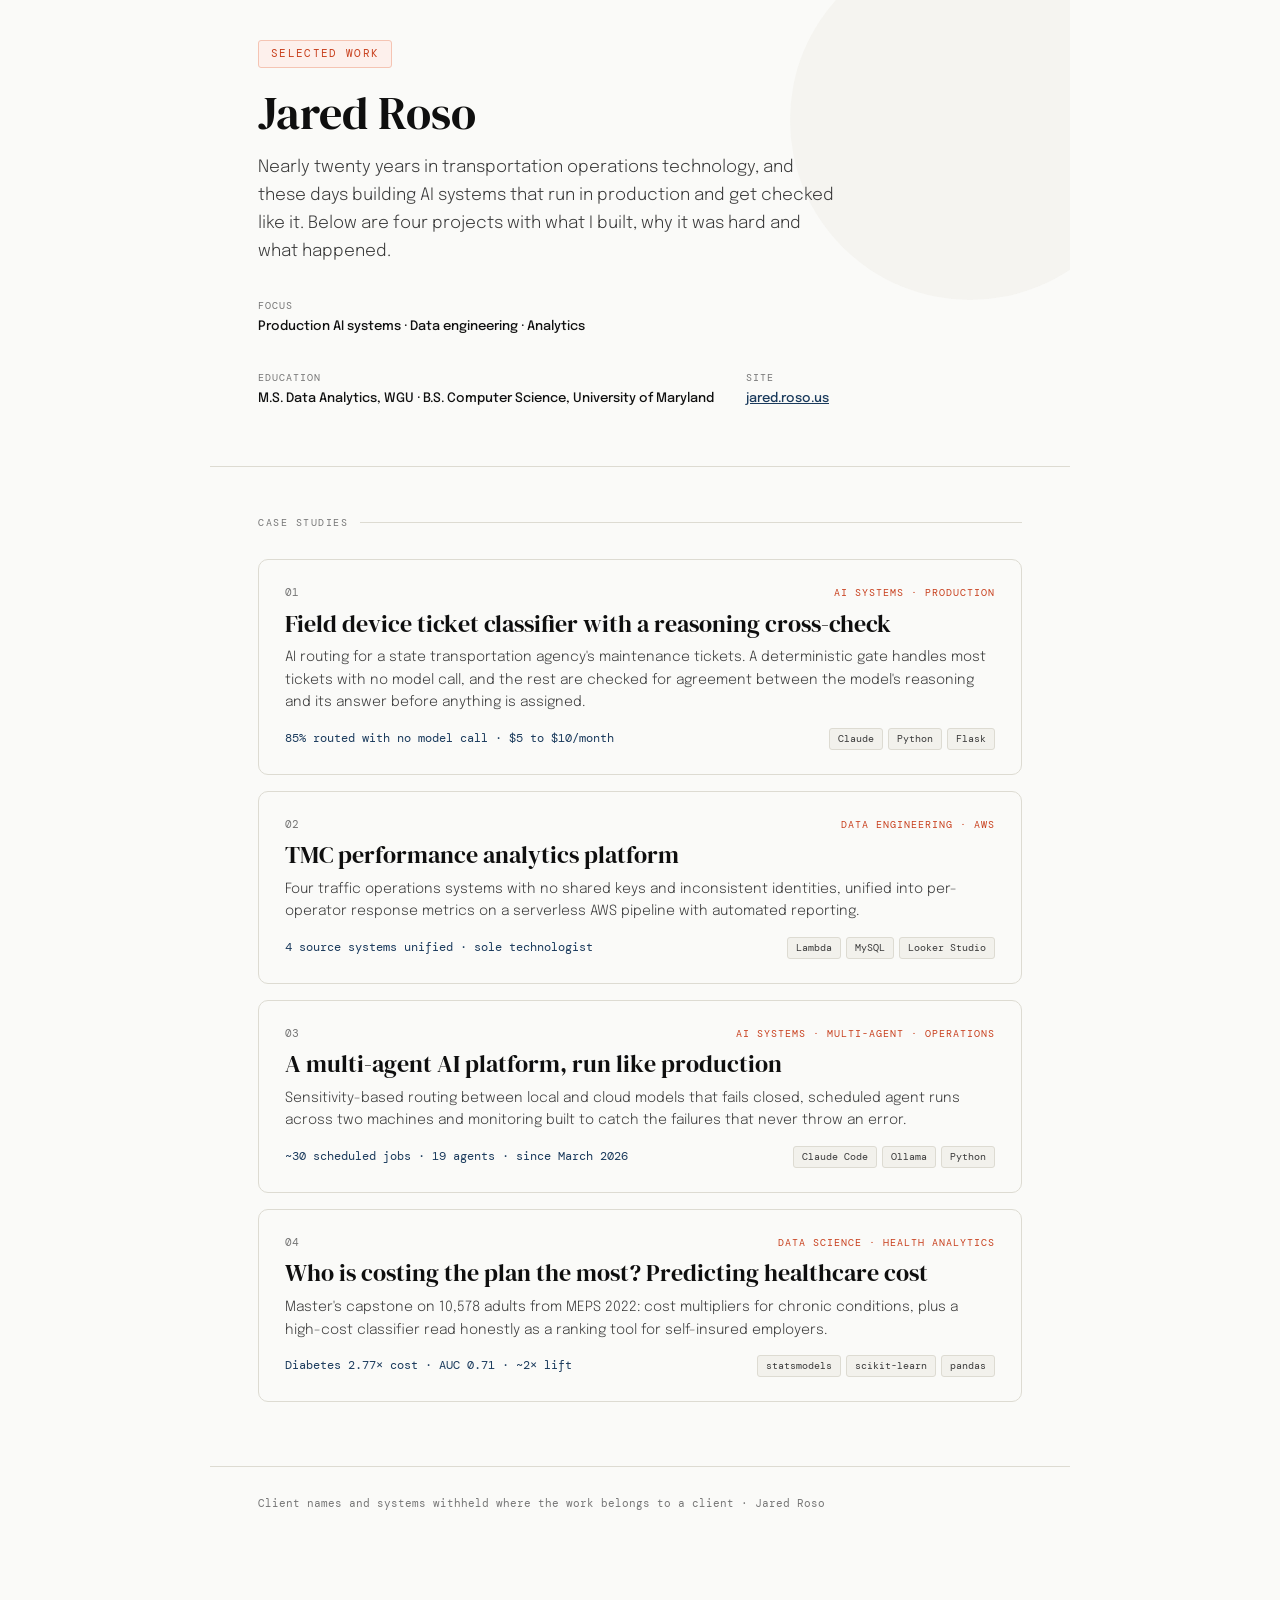
<file: index.html>
<!DOCTYPE html>
<html lang="en">
<head>
<meta charset="UTF-8">
<meta name="viewport" content="width=device-width, initial-scale=1.0">
<title>Jared Roso | Selected Work</title>
<meta name="description" content="Case studies in production AI systems, data engineering and health analytics from Jared Roso.">
<link rel="preconnect" href="https://fonts.googleapis.com">
<link href="https://fonts.googleapis.com/css2?family=DM+Serif+Display:ital@0;1&family=DM+Mono:wght@400;500&family=Epilogue:wght@300;400;500&display=swap" rel="stylesheet">
<link rel="stylesheet" href="assets/site.css">
</head>
<body>
<div class="page">

  <header class="hero">
    <div class="hero-inner">
      <span class="tag">Selected work</span>
      <h1>Jared Roso</h1>
      <p class="hero-sub">Nearly twenty years in transportation operations technology, and these days building AI systems that run in production and get checked like it. Below are four projects with what I built, why it was hard and what happened.</p>
      <div class="meta-row">
        <div class="meta-item"><span class="meta-label">Focus</span><span class="meta-value">Production AI systems · Data engineering · Analytics</span></div>
        <div class="meta-item"><span class="meta-label">Education</span><span class="meta-value">M.S. Data Analytics, WGU · B.S. Computer Science, University of Maryland</span></div>
        <div class="meta-item"><span class="meta-label">Site</span><span class="meta-value"><a href="https://jared.roso.us">jared.roso.us</a></span></div>
      </div>
    </div>
  </header>

  <section>
    <div class="section-label">Case studies</div>
    <div class="work">

      <a class="work-card" href="ai-ticket-routing/">
        <div class="work-top"><span class="work-num">01</span><span class="work-kind">AI systems · Production</span></div>
        <div class="work-title">Field device ticket classifier with a reasoning cross-check</div>
        <div class="work-desc">AI routing for a state transportation agency's maintenance tickets. A deterministic gate handles most tickets with no model call, and the rest are checked for agreement between the model's reasoning and its answer before anything is assigned.</div>
        <div class="work-foot"><span class="work-metric">85% routed with no model call · $5 to $10/month</span><span class="chips" style="margin:0"><span class="chip">Claude</span><span class="chip">Python</span><span class="chip">Flask</span></span></div>
      </a>

      <a class="work-card" href="tmc-performance-analytics/">
        <div class="work-top"><span class="work-num">02</span><span class="work-kind">Data engineering · AWS</span></div>
        <div class="work-title">TMC performance analytics platform</div>
        <div class="work-desc">Four traffic operations systems with no shared keys and inconsistent identities, unified into per-operator response metrics on a serverless AWS pipeline with automated reporting.</div>
        <div class="work-foot"><span class="work-metric">4 source systems unified · sole technologist</span><span class="chips" style="margin:0"><span class="chip">Lambda</span><span class="chip">MySQL</span><span class="chip">Looker Studio</span></span></div>
      </a>

      <a class="work-card" href="multi-agent-platform/">
        <div class="work-top"><span class="work-num">03</span><span class="work-kind">AI systems · Multi-agent · Operations</span></div>
        <div class="work-title">A multi-agent AI platform, run like production</div>
        <div class="work-desc">Sensitivity-based routing between local and cloud models that fails closed, scheduled agent runs across two machines and monitoring built to catch the failures that never throw an error.</div>
        <div class="work-foot"><span class="work-metric">~30 scheduled jobs · 19 agents · since March 2026</span><span class="chips" style="margin:0"><span class="chip">Claude Code</span><span class="chip">Ollama</span><span class="chip">Python</span></span></div>
      </a>

      <a class="work-card" href="healthcare-cost-prediction/">
        <div class="work-top"><span class="work-num">04</span><span class="work-kind">Data science · Health analytics</span></div>
        <div class="work-title">Who is costing the plan the most? Predicting healthcare cost</div>
        <div class="work-desc">Master's capstone on 10,578 adults from MEPS 2022: cost multipliers for chronic conditions, plus a high-cost classifier read honestly as a ranking tool for self-insured employers.</div>
        <div class="work-foot"><span class="work-metric">Diabetes 2.77× cost · AUC 0.71 · ~2× lift</span><span class="chips" style="margin:0"><span class="chip">statsmodels</span><span class="chip">scikit-learn</span><span class="chip">pandas</span></span></div>
      </a>

    </div>
  </section>

  <footer class="footer">
    <span class="footer-note">Client names and systems withheld where the work belongs to a client · Jared Roso</span>
  </footer>

</div>
</body>
</html>
</file>
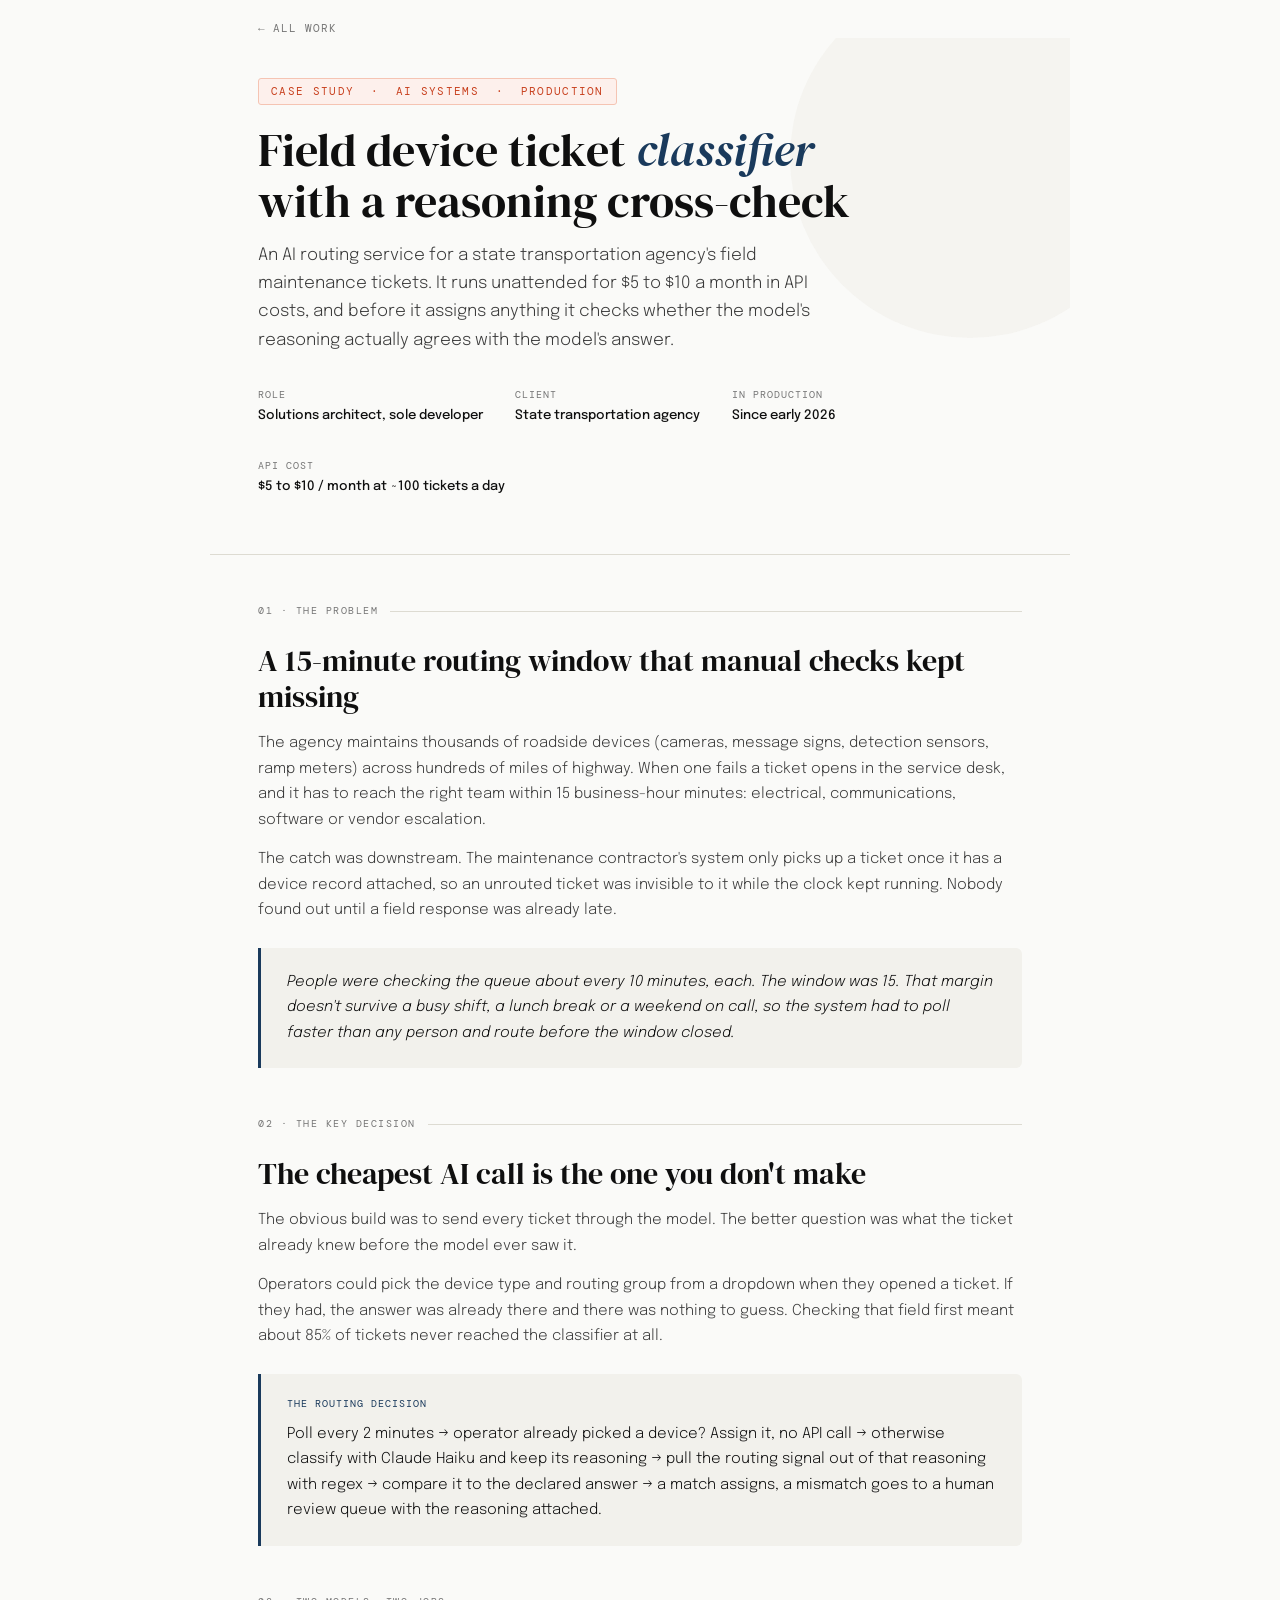
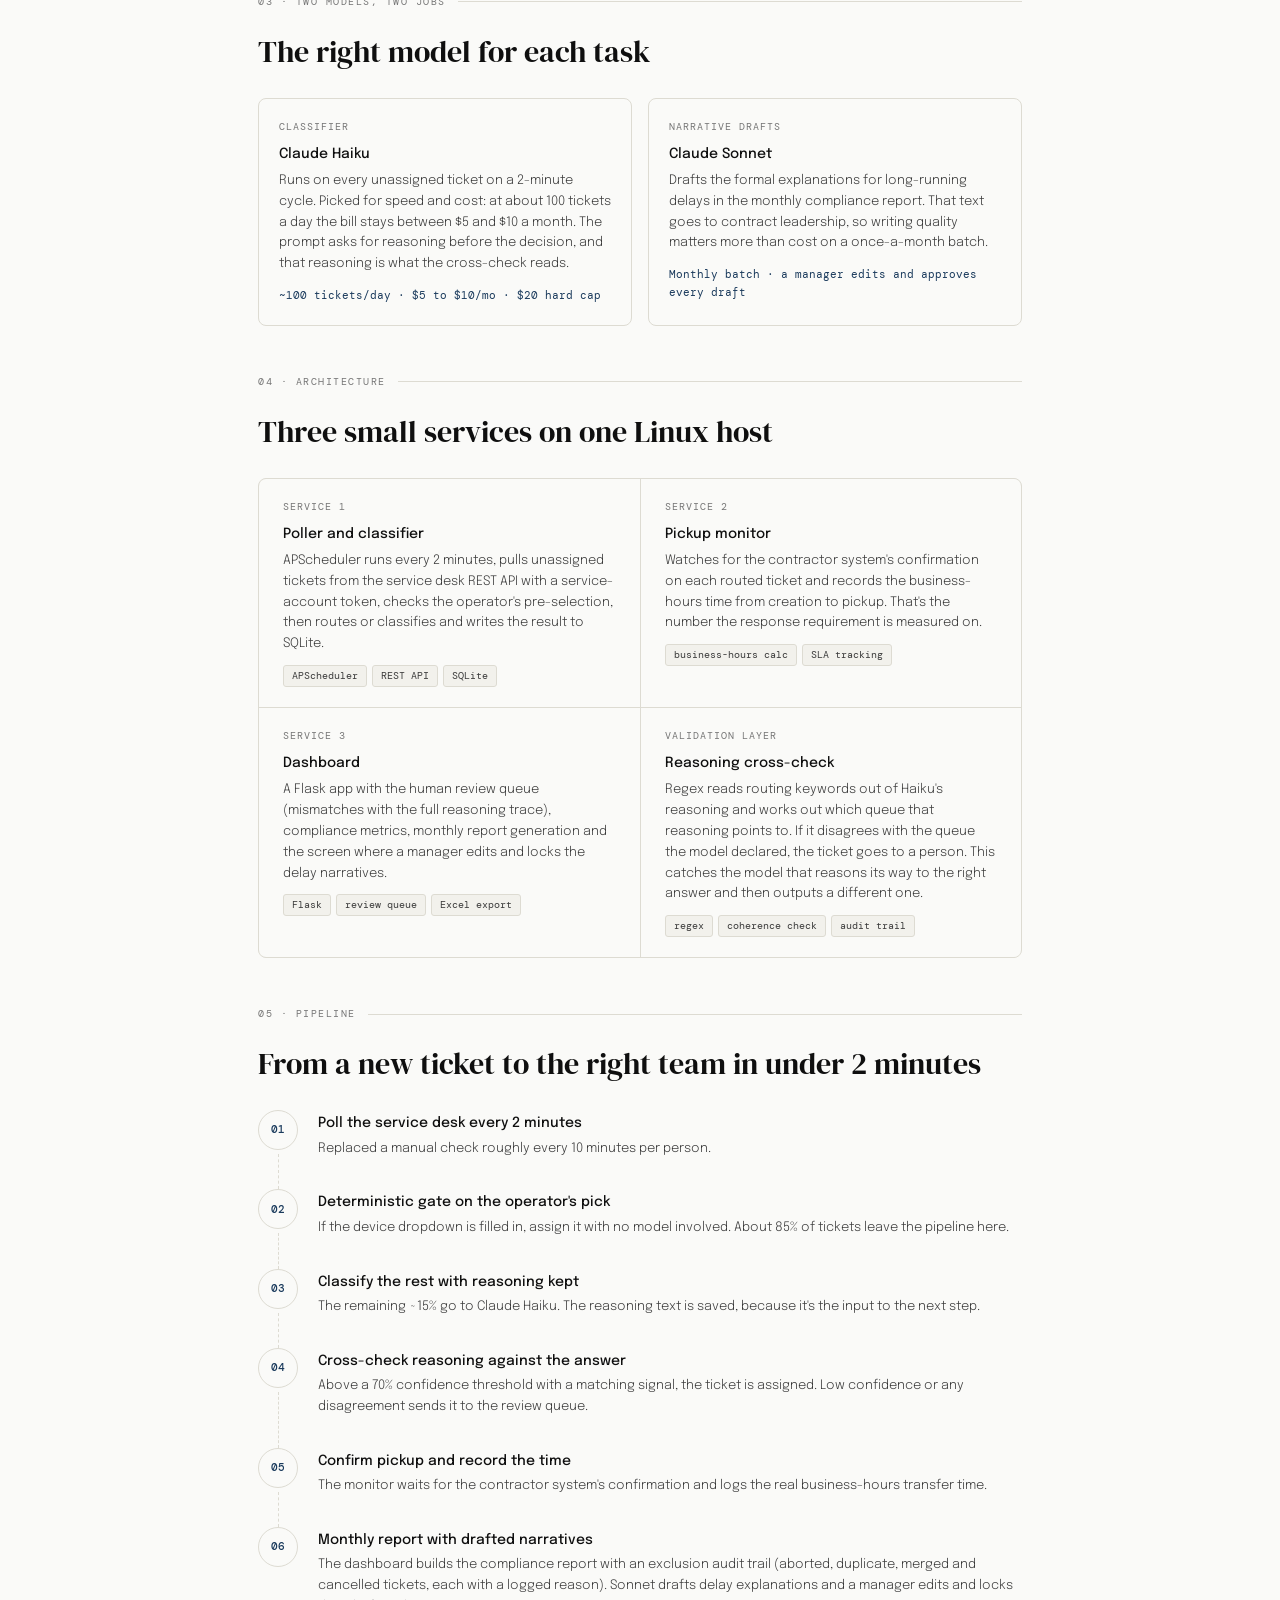
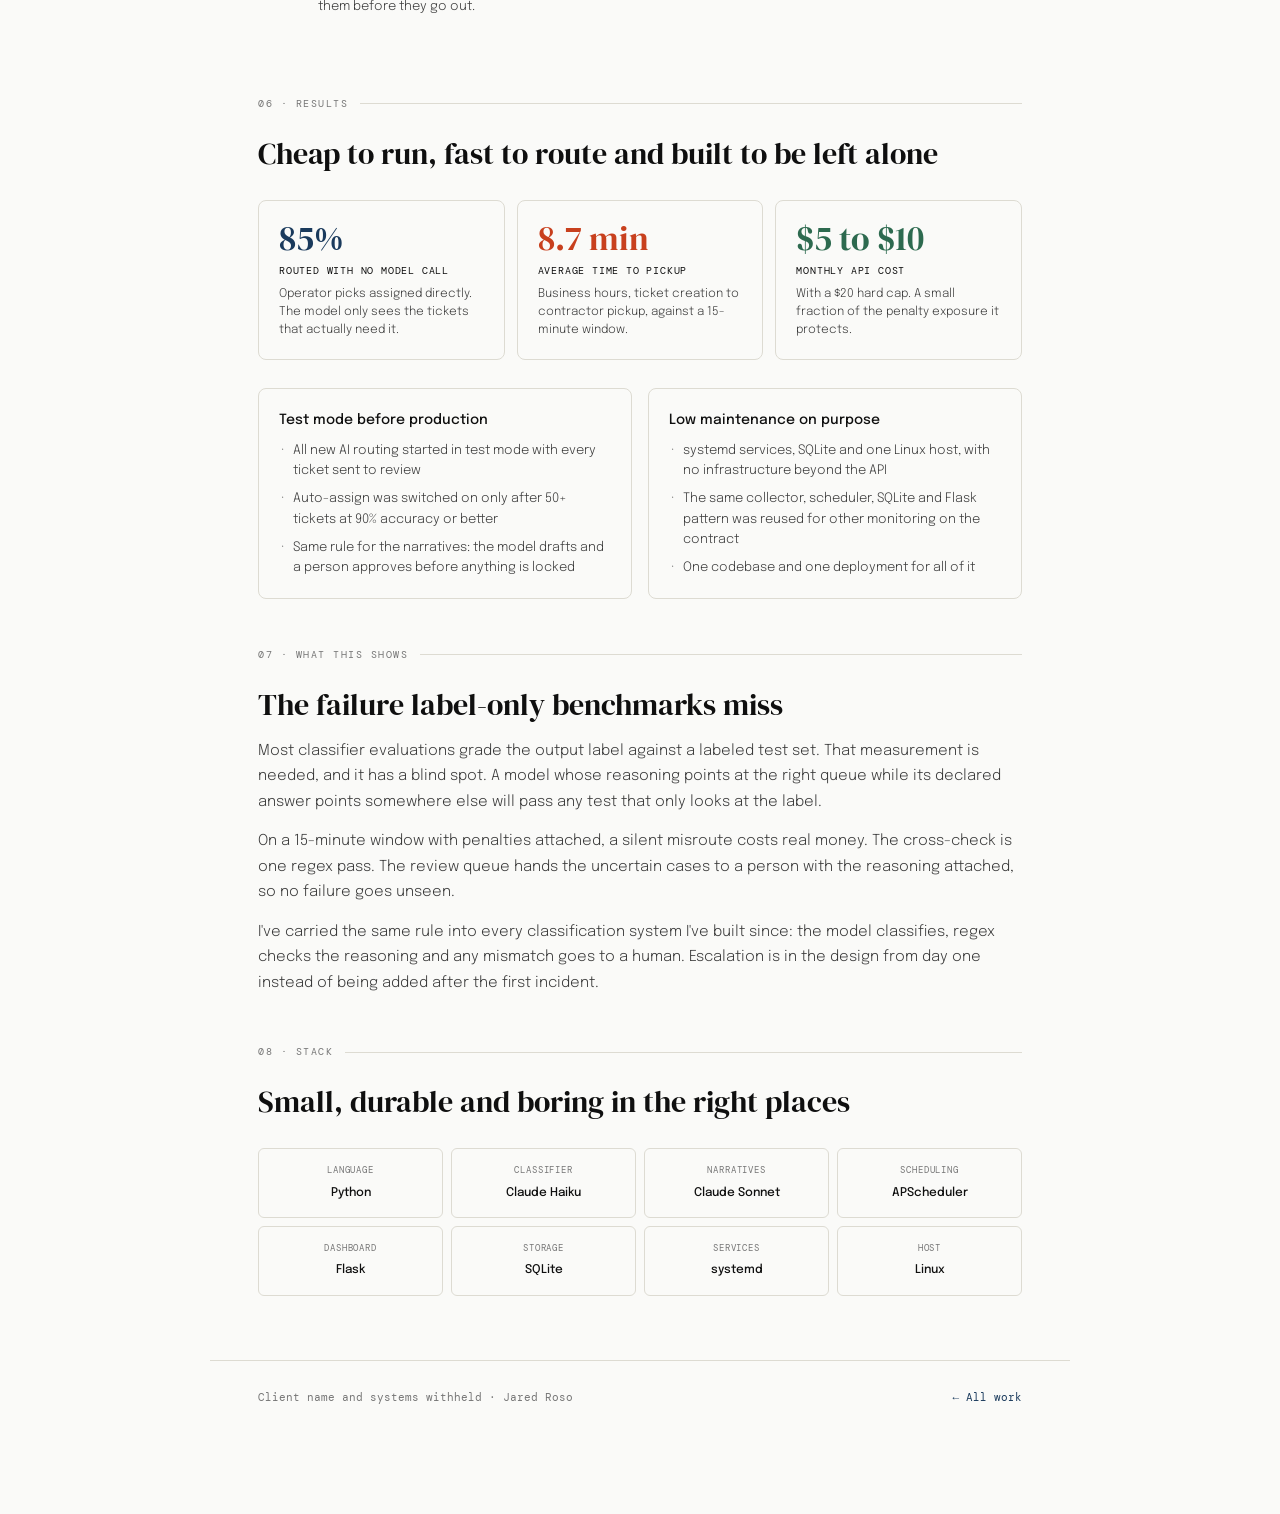
<file: ai-ticket-routing/index.html>
<!DOCTYPE html>
<html lang="en">
<head>
<meta charset="UTF-8">
<meta name="viewport" content="width=device-width, initial-scale=1.0">
<title>AI Ticket Routing | Jared Roso</title>
<meta name="description" content="A production AI routing service for field maintenance tickets that checks the model's reasoning against its answer before anything is assigned.">
<link rel="preconnect" href="https://fonts.googleapis.com">
<link href="https://fonts.googleapis.com/css2?family=DM+Serif+Display:ital@0;1&family=DM+Mono:wght@400;500&family=Epilogue:wght@300;400;500&display=swap" rel="stylesheet">
<link rel="stylesheet" href="../assets/site.css">
</head>
<body>
<div class="page">

  <nav class="topnav"><a href="../">&larr; All work</a></nav>

  <header class="hero">
    <div class="hero-inner">
      <span class="tag">Case study &nbsp;·&nbsp; AI systems &nbsp;·&nbsp; Production</span>
      <h1>Field device ticket <em>classifier</em> with a reasoning cross-check</h1>
      <p class="hero-sub">An AI routing service for a state transportation agency's field maintenance tickets. It runs unattended for $5 to $10 a month in API costs, and before it assigns anything it checks whether the model's reasoning actually agrees with the model's answer.</p>
      <div class="meta-row">
        <div class="meta-item"><span class="meta-label">Role</span><span class="meta-value">Solutions architect, sole developer</span></div>
        <div class="meta-item"><span class="meta-label">Client</span><span class="meta-value">State transportation agency</span></div>
        <div class="meta-item"><span class="meta-label">In production</span><span class="meta-value">Since early 2026</span></div>
        <div class="meta-item"><span class="meta-label">API cost</span><span class="meta-value">$5 to $10 / month at ~100 tickets a day</span></div>
      </div>
    </div>
  </header>

  <section>
    <div class="section-label">01 · The problem</div>
    <h2>A 15-minute routing window that manual checks kept missing</h2>
    <p>The agency maintains thousands of roadside devices (cameras, message signs, detection sensors, ramp meters) across hundreds of miles of highway. When one fails a ticket opens in the service desk, and it has to reach the right team within 15 business-hour minutes: electrical, communications, software or vendor escalation.</p>
    <p>The catch was downstream. The maintenance contractor's system only picks up a ticket once it has a device record attached, so an unrouted ticket was invisible to it while the clock kept running. Nobody found out until a field response was already late.</p>
    <div class="callout">
      <p>People were checking the queue about every 10 minutes, each. The window was 15. That margin doesn't survive a busy shift, a lunch break or a weekend on call, so the system had to poll faster than any person and route before the window closed.</p>
    </div>
  </section>

  <section>
    <div class="section-label">02 · The key decision</div>
    <h2>The cheapest AI call is the one you don't make</h2>
    <p>The obvious build was to send every ticket through the model. The better question was what the ticket already knew before the model ever saw it.</p>
    <p>Operators could pick the device type and routing group from a dropdown when they opened a ticket. If they had, the answer was already there and there was nothing to guess. Checking that field first meant about 85% of tickets never reached the classifier at all.</p>
    <div class="callout plain">
      <div class="callout-label">The routing decision</div>
      <p>Poll every 2 minutes → operator already picked a device? Assign it, no API call → otherwise classify with Claude Haiku and keep its reasoning → pull the routing signal out of that reasoning with regex → compare it to the declared answer → a match assigns, a mismatch goes to a human review queue with the reasoning attached.</p>
    </div>
  </section>

  <section>
    <div class="section-label">03 · Two models, two jobs</div>
    <h2>The right model for each task</h2>
    <div class="cards">
      <div class="card">
        <div class="cell-label">Classifier</div>
        <div class="cell-title">Claude Haiku</div>
        <div class="cell-desc">Runs on every unassigned ticket on a 2-minute cycle. Picked for speed and cost: at about 100 tickets a day the bill stays between $5 and $10 a month. The prompt asks for reasoning before the decision, and that reasoning is what the cross-check reads.</div>
        <div class="cell-stat">~100 tickets/day · $5 to $10/mo · $20 hard cap</div>
      </div>
      <div class="card">
        <div class="cell-label">Narrative drafts</div>
        <div class="cell-title">Claude Sonnet</div>
        <div class="cell-desc">Drafts the formal explanations for long-running delays in the monthly compliance report. That text goes to contract leadership, so writing quality matters more than cost on a once-a-month batch.</div>
        <div class="cell-stat">Monthly batch · a manager edits and approves every draft</div>
      </div>
    </div>
  </section>

  <section>
    <div class="section-label">04 · Architecture</div>
    <h2>Three small services on one Linux host</h2>
    <div class="grid2">
      <div class="cell">
        <div class="cell-label">Service 1</div>
        <div class="cell-title">Poller and classifier</div>
        <div class="cell-desc">APScheduler runs every 2 minutes, pulls unassigned tickets from the service desk REST API with a service-account token, checks the operator's pre-selection, then routes or classifies and writes the result to SQLite.</div>
        <div class="chips"><span class="chip">APScheduler</span><span class="chip">REST API</span><span class="chip">SQLite</span></div>
      </div>
      <div class="cell">
        <div class="cell-label">Service 2</div>
        <div class="cell-title">Pickup monitor</div>
        <div class="cell-desc">Watches for the contractor system's confirmation on each routed ticket and records the business-hours time from creation to pickup. That's the number the response requirement is measured on.</div>
        <div class="chips"><span class="chip">business-hours calc</span><span class="chip">SLA tracking</span></div>
      </div>
      <div class="cell">
        <div class="cell-label">Service 3</div>
        <div class="cell-title">Dashboard</div>
        <div class="cell-desc">A Flask app with the human review queue (mismatches with the full reasoning trace), compliance metrics, monthly report generation and the screen where a manager edits and locks the delay narratives.</div>
        <div class="chips"><span class="chip">Flask</span><span class="chip">review queue</span><span class="chip">Excel export</span></div>
      </div>
      <div class="cell">
        <div class="cell-label">Validation layer</div>
        <div class="cell-title">Reasoning cross-check</div>
        <div class="cell-desc">Regex reads routing keywords out of Haiku's reasoning and works out which queue that reasoning points to. If it disagrees with the queue the model declared, the ticket goes to a person. This catches the model that reasons its way to the right answer and then outputs a different one.</div>
        <div class="chips"><span class="chip">regex</span><span class="chip">coherence check</span><span class="chip">audit trail</span></div>
      </div>
    </div>
  </section>

  <section>
    <div class="section-label">05 · Pipeline</div>
    <h2>From a new ticket to the right team in under 2 minutes</h2>
    <div class="steps">
      <div class="step"><div class="step-num">01</div><div class="step-body">
        <div class="step-title">Poll the service desk every 2 minutes</div>
        <div class="step-desc">Replaced a manual check roughly every 10 minutes per person.</div>
      </div></div>
      <div class="step"><div class="step-num">02</div><div class="step-body">
        <div class="step-title">Deterministic gate on the operator's pick</div>
        <div class="step-desc">If the device dropdown is filled in, assign it with no model involved. About 85% of tickets leave the pipeline here.</div>
      </div></div>
      <div class="step"><div class="step-num">03</div><div class="step-body">
        <div class="step-title">Classify the rest with reasoning kept</div>
        <div class="step-desc">The remaining ~15% go to Claude Haiku. The reasoning text is saved, because it's the input to the next step.</div>
      </div></div>
      <div class="step"><div class="step-num">04</div><div class="step-body">
        <div class="step-title">Cross-check reasoning against the answer</div>
        <div class="step-desc">Above a 70% confidence threshold with a matching signal, the ticket is assigned. Low confidence or any disagreement sends it to the review queue.</div>
      </div></div>
      <div class="step"><div class="step-num">05</div><div class="step-body">
        <div class="step-title">Confirm pickup and record the time</div>
        <div class="step-desc">The monitor waits for the contractor system's confirmation and logs the real business-hours transfer time.</div>
      </div></div>
      <div class="step"><div class="step-num">06</div><div class="step-body">
        <div class="step-title">Monthly report with drafted narratives</div>
        <div class="step-desc">The dashboard builds the compliance report with an exclusion audit trail (aborted, duplicate, merged and cancelled tickets, each with a logged reason). Sonnet drafts delay explanations and a manager edits and locks them before they go out.</div>
      </div></div>
    </div>
  </section>

  <section>
    <div class="section-label">06 · Results</div>
    <h2>Cheap to run, fast to route and built to be left alone</h2>
    <div class="kpis">
      <div class="kpi"><div class="kpi-num">85%</div><div class="kpi-label">Routed with no model call</div><div class="kpi-desc">Operator picks assigned directly. The model only sees the tickets that actually need it.</div></div>
      <div class="kpi"><div class="kpi-num">8.7 min</div><div class="kpi-label">Average time to pickup</div><div class="kpi-desc">Business hours, ticket creation to contractor pickup, against a 15-minute window.</div></div>
      <div class="kpi"><div class="kpi-num">$5 to $10</div><div class="kpi-label">Monthly API cost</div><div class="kpi-desc">With a $20 hard cap. A small fraction of the penalty exposure it protects.</div></div>
    </div>
    <div class="cards">
      <div class="card">
        <h3>Test mode before production</h3>
        <ul class="list">
          <li>All new AI routing started in test mode with every ticket sent to review</li>
          <li>Auto-assign was switched on only after 50+ tickets at 90% accuracy or better</li>
          <li>Same rule for the narratives: the model drafts and a person approves before anything is locked</li>
        </ul>
      </div>
      <div class="card">
        <h3>Low maintenance on purpose</h3>
        <ul class="list">
          <li>systemd services, SQLite and one Linux host, with no infrastructure beyond the API</li>
          <li>The same collector, scheduler, SQLite and Flask pattern was reused for other monitoring on the contract</li>
          <li>One codebase and one deployment for all of it</li>
        </ul>
      </div>
    </div>
  </section>

  <section>
    <div class="section-label">07 · What this shows</div>
    <h2>The failure label-only benchmarks miss</h2>
    <p>Most classifier evaluations grade the output label against a labeled test set. That measurement is needed, and it has a blind spot. A model whose reasoning points at the right queue while its declared answer points somewhere else will pass any test that only looks at the label.</p>
    <p>On a 15-minute window with penalties attached, a silent misroute costs real money. The cross-check is one regex pass. The review queue hands the uncertain cases to a person with the reasoning attached, so no failure goes unseen.</p>
    <p>I've carried the same rule into every classification system I've built since: the model classifies, regex checks the reasoning and any mismatch goes to a human. Escalation is in the design from day one instead of being added after the first incident.</p>
  </section>

  <section>
    <div class="section-label">08 · Stack</div>
    <h2>Small, durable and boring in the right places</h2>
    <div class="stack">
      <div class="stack-item"><div class="stack-cat">Language</div><div class="stack-name">Python</div></div>
      <div class="stack-item"><div class="stack-cat">Classifier</div><div class="stack-name">Claude Haiku</div></div>
      <div class="stack-item"><div class="stack-cat">Narratives</div><div class="stack-name">Claude Sonnet</div></div>
      <div class="stack-item"><div class="stack-cat">Scheduling</div><div class="stack-name">APScheduler</div></div>
      <div class="stack-item"><div class="stack-cat">Dashboard</div><div class="stack-name">Flask</div></div>
      <div class="stack-item"><div class="stack-cat">Storage</div><div class="stack-name">SQLite</div></div>
      <div class="stack-item"><div class="stack-cat">Services</div><div class="stack-name">systemd</div></div>
      <div class="stack-item"><div class="stack-cat">Host</div><div class="stack-name">Linux</div></div>
    </div>
  </section>

  <footer class="footer">
    <span class="footer-note">Client name and systems withheld · Jared Roso</span>
    <a href="../">&larr; All work</a>
  </footer>

</div>
</body>
</html>
</file>
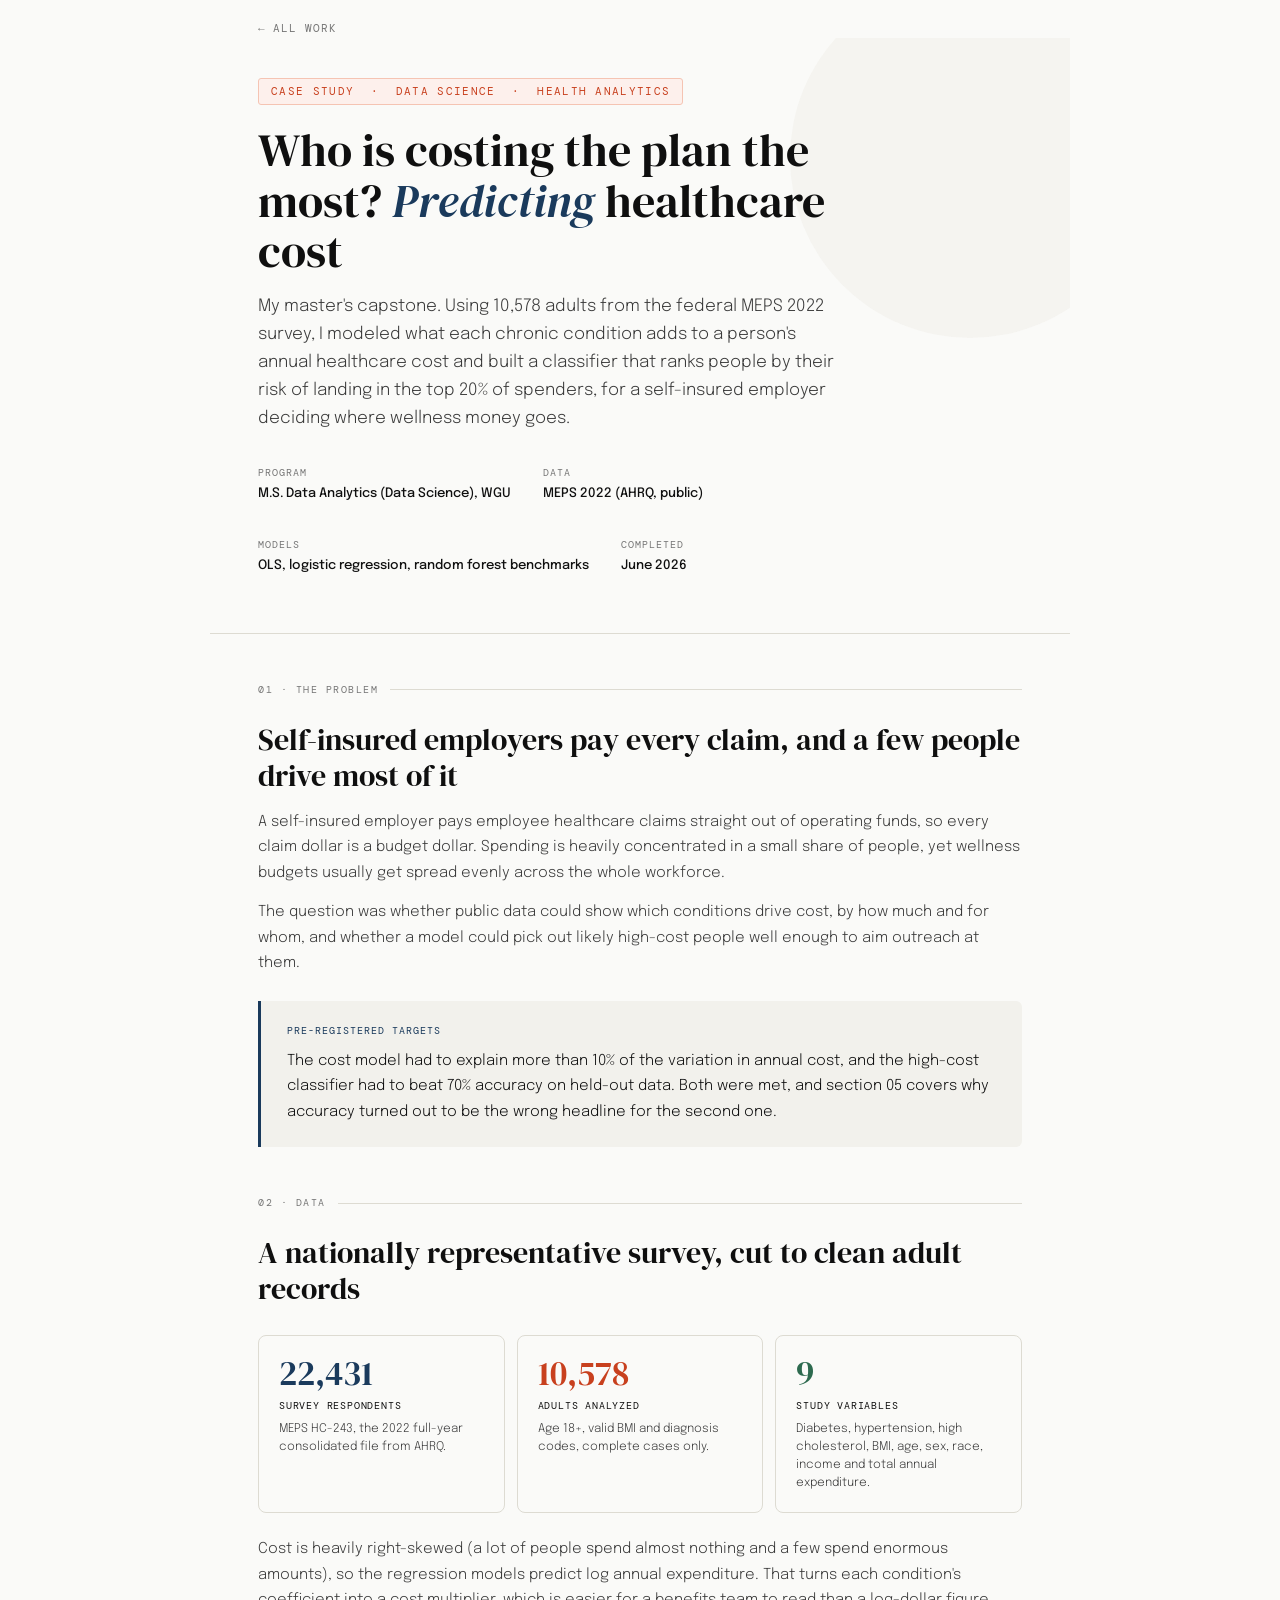
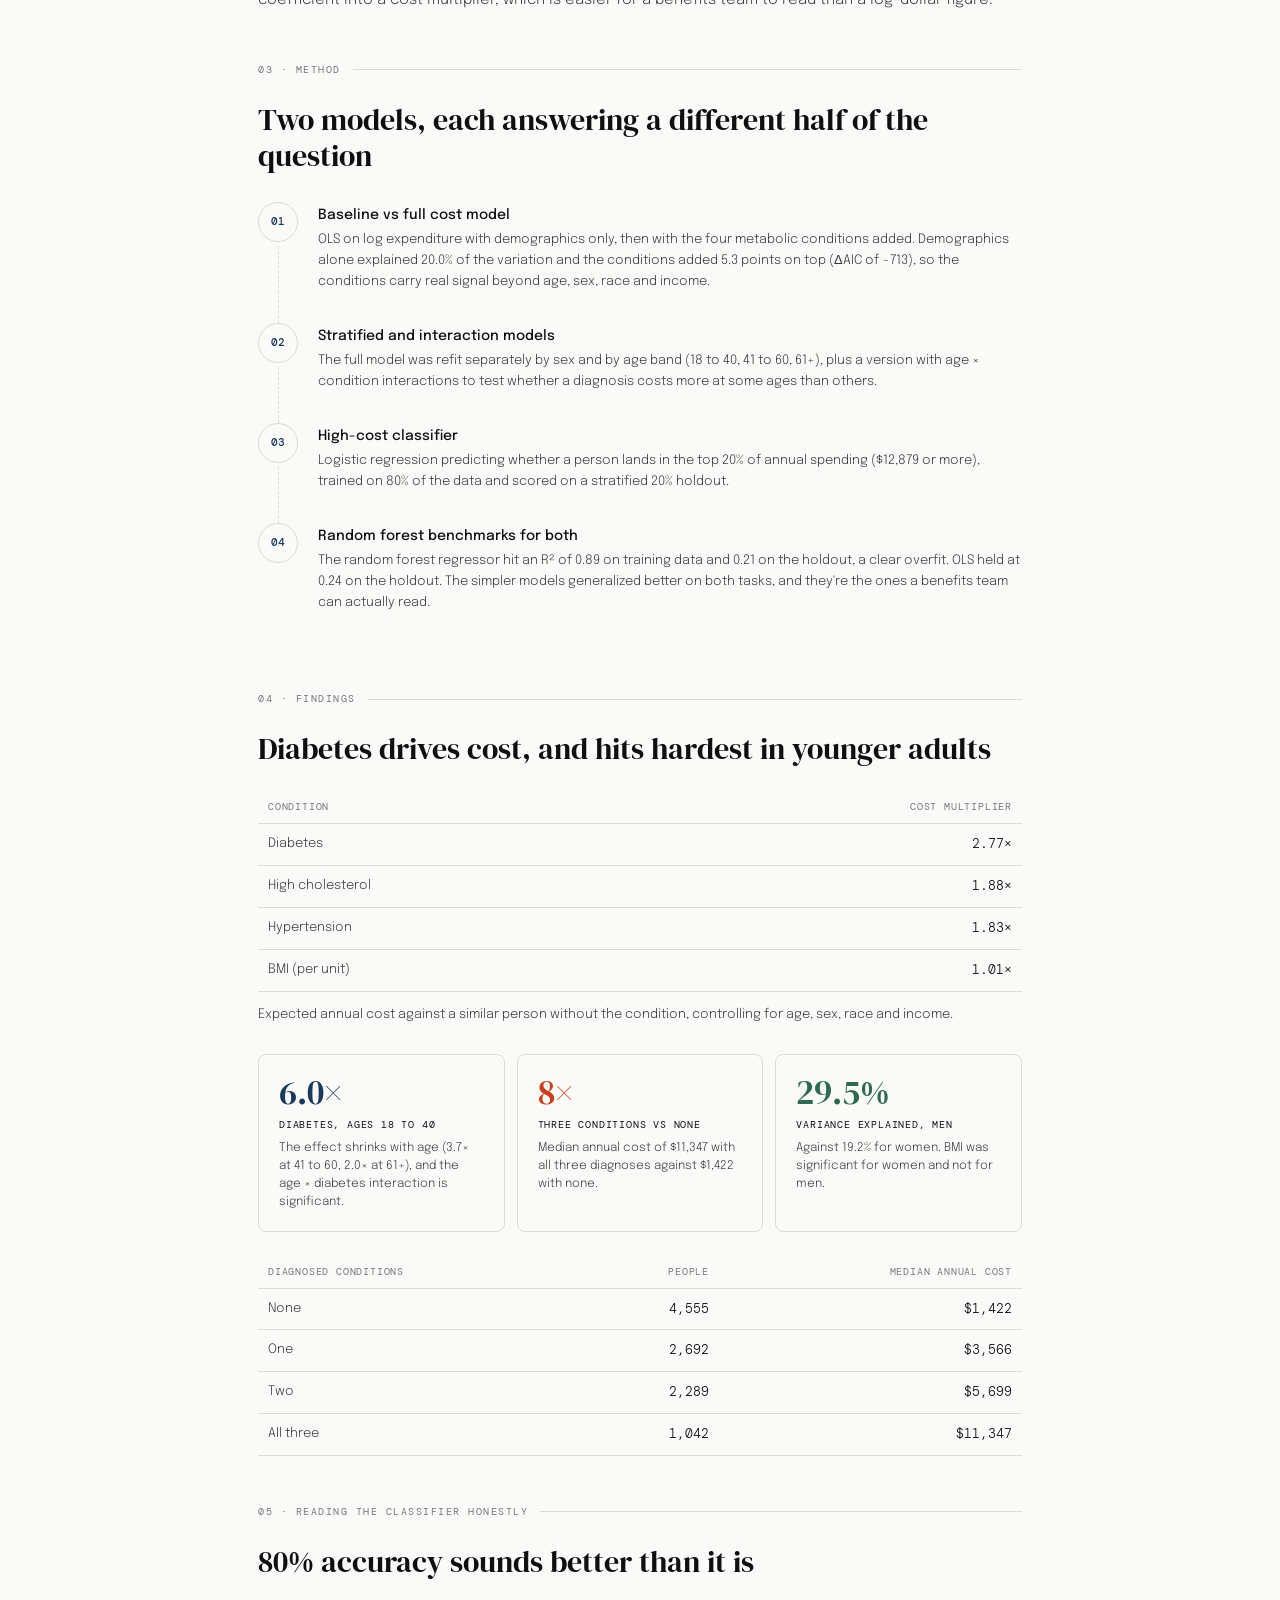
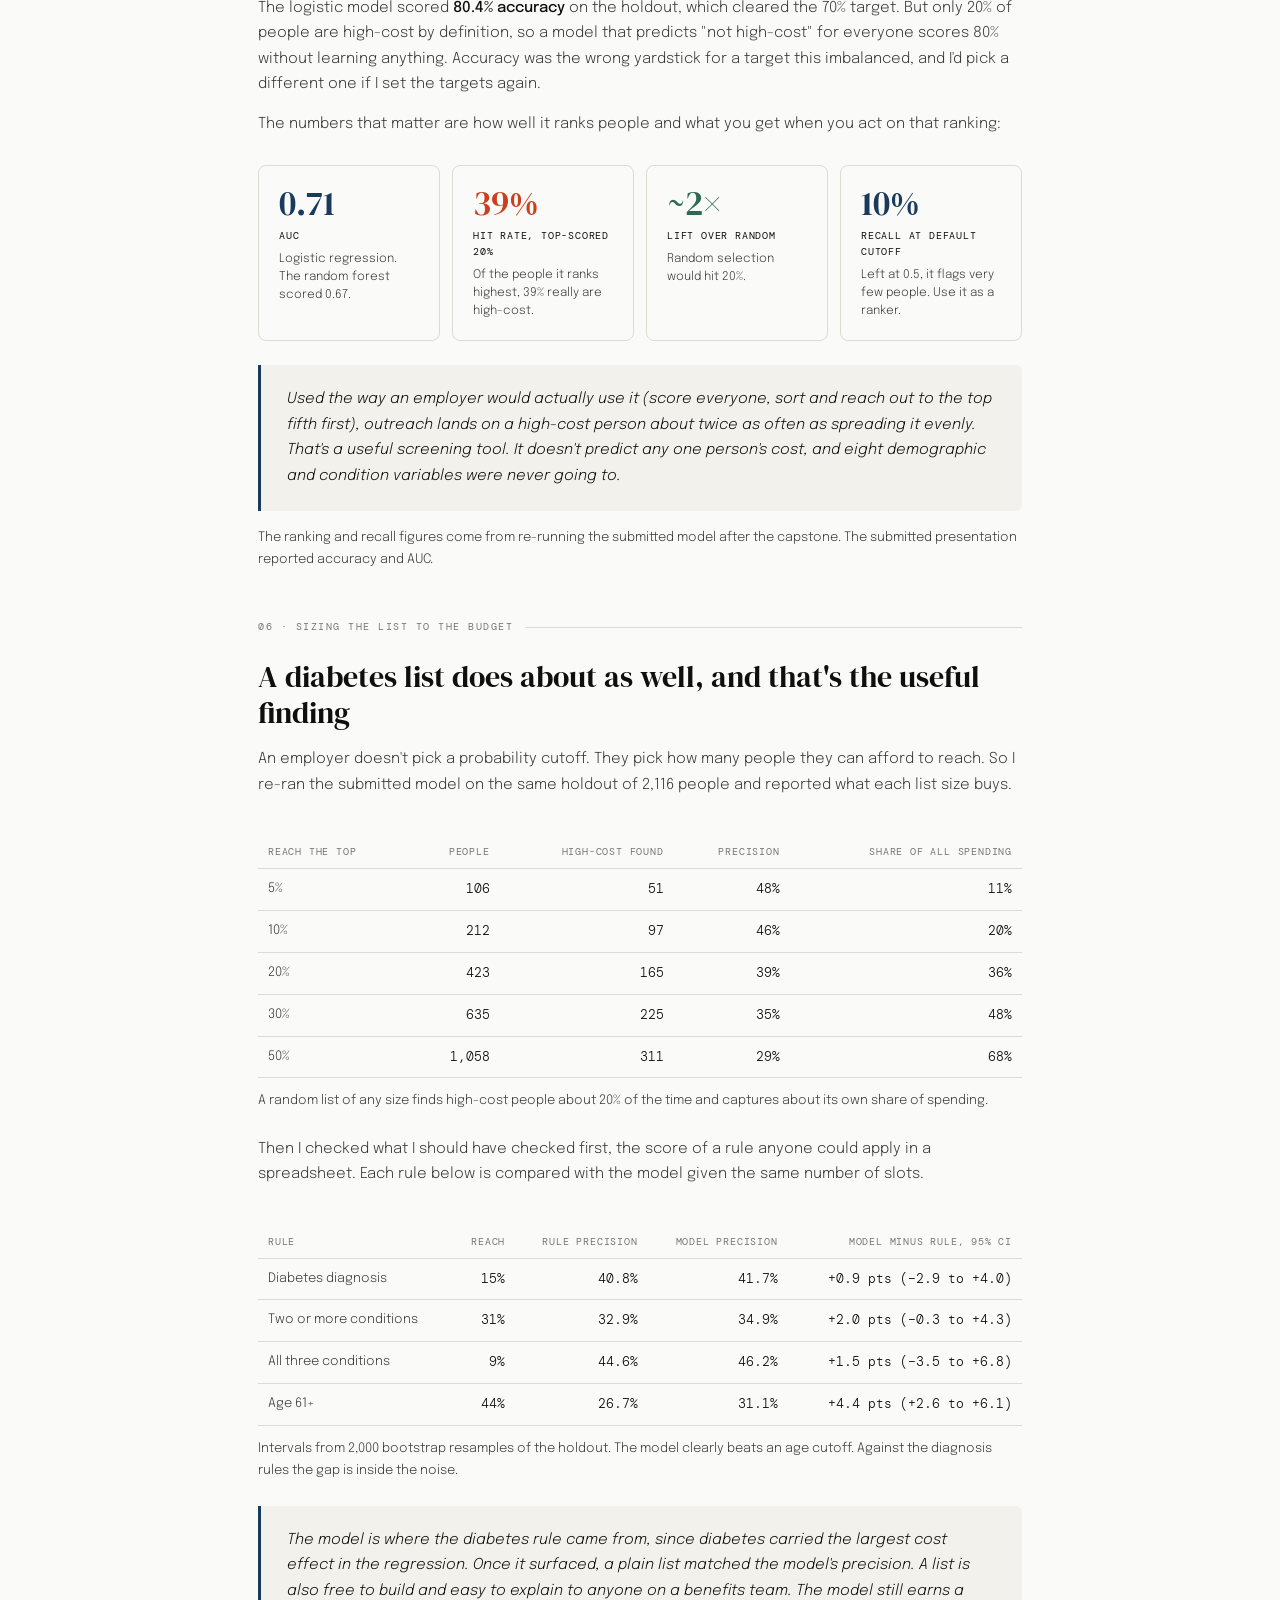
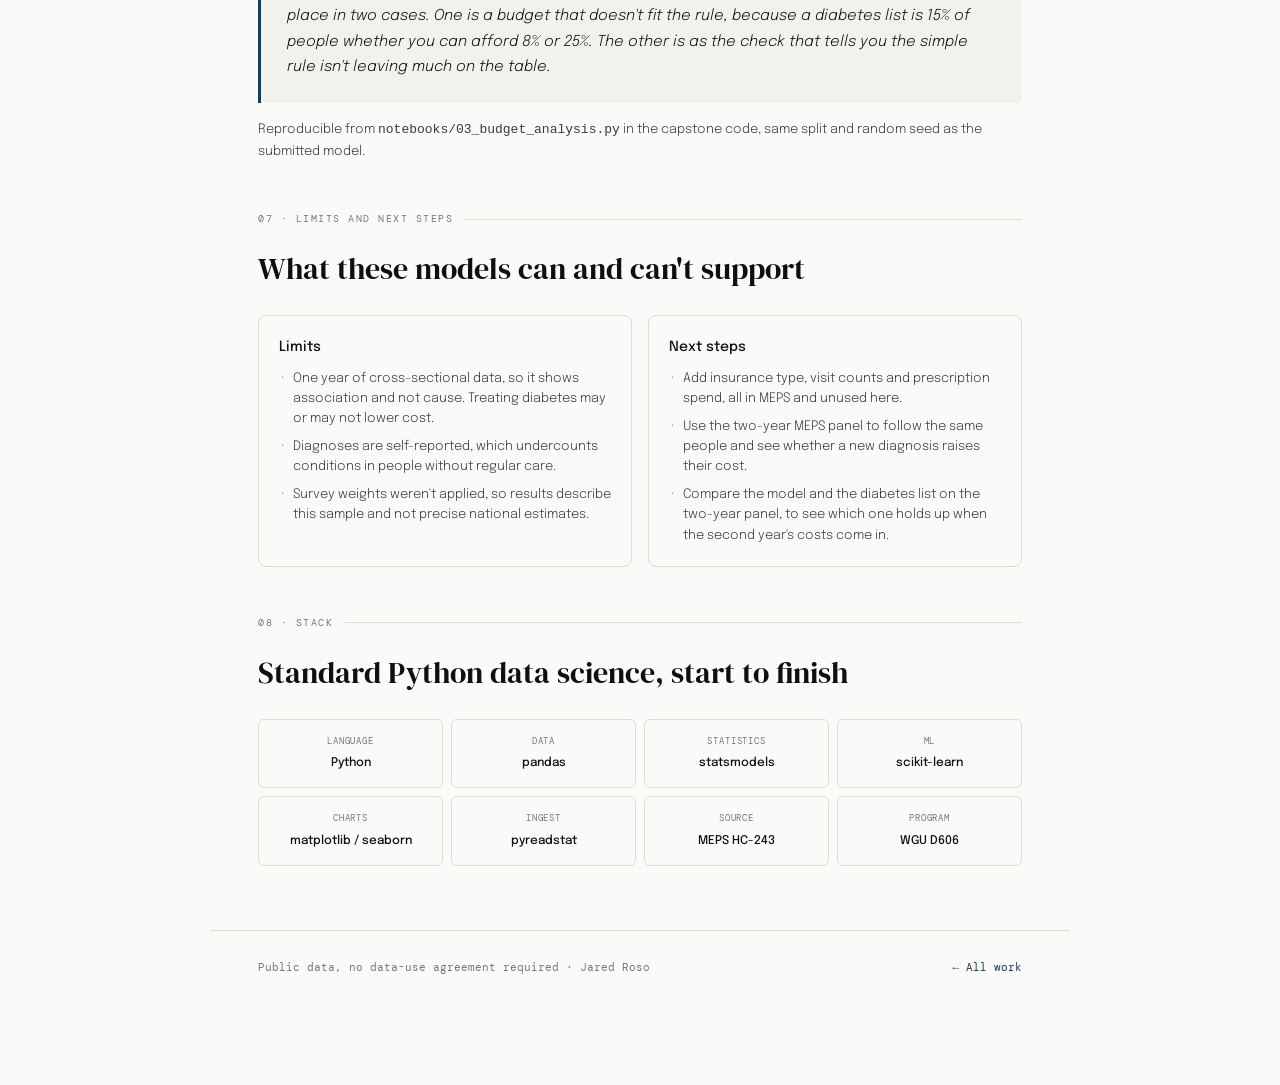
<file: healthcare-cost-prediction/index.html>
<!DOCTYPE html>
<html lang="en">
<head>
<meta charset="UTF-8">
<meta name="viewport" content="width=device-width, initial-scale=1.0">
<title>Healthcare Cost Prediction | Jared Roso</title>
<meta name="description" content="MS capstone: modeling which chronic conditions drive annual healthcare cost for self-insured employers, using 10,578 adults from MEPS 2022.">
<link rel="preconnect" href="https://fonts.googleapis.com">
<link href="https://fonts.googleapis.com/css2?family=DM+Serif+Display:ital@0;1&family=DM+Mono:wght@400;500&family=Epilogue:wght@300;400;500&display=swap" rel="stylesheet">
<link rel="stylesheet" href="../assets/site.css">
</head>
<body>
<div class="page">

  <nav class="topnav"><a href="../">&larr; All work</a></nav>

  <header class="hero">
    <div class="hero-inner">
      <span class="tag">Case study &nbsp;·&nbsp; Data science &nbsp;·&nbsp; Health analytics</span>
      <h1>Who is costing the plan the most? <em>Predicting</em> healthcare cost</h1>
      <p class="hero-sub">My master's capstone. Using 10,578 adults from the federal MEPS 2022 survey, I modeled what each chronic condition adds to a person's annual healthcare cost and built a classifier that ranks people by their risk of landing in the top 20% of spenders, for a self-insured employer deciding where wellness money goes.</p>
      <div class="meta-row">
        <div class="meta-item"><span class="meta-label">Program</span><span class="meta-value">M.S. Data Analytics (Data Science), WGU</span></div>
        <div class="meta-item"><span class="meta-label">Data</span><span class="meta-value">MEPS 2022 (AHRQ, public)</span></div>
        <div class="meta-item"><span class="meta-label">Models</span><span class="meta-value">OLS, logistic regression, random forest benchmarks</span></div>
        <div class="meta-item"><span class="meta-label">Completed</span><span class="meta-value">June 2026</span></div>
      </div>
    </div>
  </header>

  <section>
    <div class="section-label">01 · The problem</div>
    <h2>Self-insured employers pay every claim, and a few people drive most of it</h2>
    <p>A self-insured employer pays employee healthcare claims straight out of operating funds, so every claim dollar is a budget dollar. Spending is heavily concentrated in a small share of people, yet wellness budgets usually get spread evenly across the whole workforce.</p>
    <p>The question was whether public data could show which conditions drive cost, by how much and for whom, and whether a model could pick out likely high-cost people well enough to aim outreach at them.</p>
    <div class="callout plain">
      <div class="callout-label">Pre-registered targets</div>
      <p>The cost model had to explain more than 10% of the variation in annual cost, and the high-cost classifier had to beat 70% accuracy on held-out data. Both were met, and section 05 covers why accuracy turned out to be the wrong headline for the second one.</p>
    </div>
  </section>

  <section>
    <div class="section-label">02 · Data</div>
    <h2>A nationally representative survey, cut to clean adult records</h2>
    <div class="kpis">
      <div class="kpi"><div class="kpi-num">22,431</div><div class="kpi-label">Survey respondents</div><div class="kpi-desc">MEPS HC-243, the 2022 full-year consolidated file from AHRQ.</div></div>
      <div class="kpi"><div class="kpi-num">10,578</div><div class="kpi-label">Adults analyzed</div><div class="kpi-desc">Age 18+, valid BMI and diagnosis codes, complete cases only.</div></div>
      <div class="kpi"><div class="kpi-num">9</div><div class="kpi-label">Study variables</div><div class="kpi-desc">Diabetes, hypertension, high cholesterol, BMI, age, sex, race, income and total annual expenditure.</div></div>
    </div>
    <p style="margin-top:24px">Cost is heavily right-skewed (a lot of people spend almost nothing and a few spend enormous amounts), so the regression models predict log annual expenditure. That turns each condition's coefficient into a cost multiplier, which is easier for a benefits team to read than a log-dollar figure.</p>
  </section>

  <section>
    <div class="section-label">03 · Method</div>
    <h2>Two models, each answering a different half of the question</h2>
    <div class="steps">
      <div class="step"><div class="step-num">01</div><div class="step-body">
        <div class="step-title">Baseline vs full cost model</div>
        <div class="step-desc">OLS on log expenditure with demographics only, then with the four metabolic conditions added. Demographics alone explained 20.0% of the variation and the conditions added 5.3 points on top (ΔAIC of −713), so the conditions carry real signal beyond age, sex, race and income.</div>
      </div></div>
      <div class="step"><div class="step-num">02</div><div class="step-body">
        <div class="step-title">Stratified and interaction models</div>
        <div class="step-desc">The full model was refit separately by sex and by age band (18 to 40, 41 to 60, 61+), plus a version with age × condition interactions to test whether a diagnosis costs more at some ages than others.</div>
      </div></div>
      <div class="step"><div class="step-num">03</div><div class="step-body">
        <div class="step-title">High-cost classifier</div>
        <div class="step-desc">Logistic regression predicting whether a person lands in the top 20% of annual spending ($12,879 or more), trained on 80% of the data and scored on a stratified 20% holdout.</div>
      </div></div>
      <div class="step"><div class="step-num">04</div><div class="step-body">
        <div class="step-title">Random forest benchmarks for both</div>
        <div class="step-desc">The random forest regressor hit an R² of 0.89 on training data and 0.21 on the holdout, a clear overfit. OLS held at 0.24 on the holdout. The simpler models generalized better on both tasks, and they're the ones a benefits team can actually read.</div>
      </div></div>
    </div>
  </section>

  <section>
    <div class="section-label">04 · Findings</div>
    <h2>Diabetes drives cost, and hits hardest in younger adults</h2>
    <table class="data">
      <tr><th>Condition</th><th class="num">Cost multiplier</th></tr>
      <tr><td>Diabetes</td><td class="num">2.77×</td></tr>
      <tr><td>High cholesterol</td><td class="num">1.88×</td></tr>
      <tr><td>Hypertension</td><td class="num">1.83×</td></tr>
      <tr><td>BMI (per unit)</td><td class="num">1.01×</td></tr>
    </table>
    <p style="margin-top:12px;font-size:13px">Expected annual cost against a similar person without the condition, controlling for age, sex, race and income.</p>

    <div class="kpis" style="margin-top:28px">
      <div class="kpi"><div class="kpi-num">6.0×</div><div class="kpi-label">Diabetes, ages 18 to 40</div><div class="kpi-desc">The effect shrinks with age (3.7× at 41 to 60, 2.0× at 61+), and the age × diabetes interaction is significant.</div></div>
      <div class="kpi"><div class="kpi-num">8×</div><div class="kpi-label">Three conditions vs none</div><div class="kpi-desc">Median annual cost of $11,347 with all three diagnoses against $1,422 with none.</div></div>
      <div class="kpi"><div class="kpi-num">29.5%</div><div class="kpi-label">Variance explained, men</div><div class="kpi-desc">Against 19.2% for women. BMI was significant for women and not for men.</div></div>
    </div>

    <table class="data">
      <tr><th>Diagnosed conditions</th><th class="num">People</th><th class="num">Median annual cost</th></tr>
      <tr><td>None</td><td class="num">4,555</td><td class="num">$1,422</td></tr>
      <tr><td>One</td><td class="num">2,692</td><td class="num">$3,566</td></tr>
      <tr><td>Two</td><td class="num">2,289</td><td class="num">$5,699</td></tr>
      <tr><td>All three</td><td class="num">1,042</td><td class="num">$11,347</td></tr>
    </table>
  </section>

  <section>
    <div class="section-label">05 · Reading the classifier honestly</div>
    <h2>80% accuracy sounds better than it is</h2>
    <p>The logistic model scored <strong>80.4% accuracy</strong> on the holdout, which cleared the 70% target. But only 20% of people are high-cost by definition, so a model that predicts "not high-cost" for everyone scores 80% without learning anything. Accuracy was the wrong yardstick for a target this imbalanced, and I'd pick a different one if I set the targets again.</p>
    <p>The numbers that matter are how well it ranks people and what you get when you act on that ranking:</p>
    <div class="kpis four">
      <div class="kpi"><div class="kpi-num">0.71</div><div class="kpi-label">AUC</div><div class="kpi-desc">Logistic regression. The random forest scored 0.67.</div></div>
      <div class="kpi"><div class="kpi-num">39%</div><div class="kpi-label">Hit rate, top-scored 20%</div><div class="kpi-desc">Of the people it ranks highest, 39% really are high-cost.</div></div>
      <div class="kpi"><div class="kpi-num">~2×</div><div class="kpi-label">Lift over random</div><div class="kpi-desc">Random selection would hit 20%.</div></div>
      <div class="kpi"><div class="kpi-num">10%</div><div class="kpi-label">Recall at default cutoff</div><div class="kpi-desc">Left at 0.5, it flags very few people. Use it as a ranker.</div></div>
    </div>
    <div class="callout">
      <p>Used the way an employer would actually use it (score everyone, sort and reach out to the top fifth first), outreach lands on a high-cost person about twice as often as spreading it evenly. That's a useful screening tool. It doesn't predict any one person's cost, and eight demographic and condition variables were never going to.</p>
    </div>
    <p style="margin-top:16px;font-size:13px">The ranking and recall figures come from re-running the submitted model after the capstone. The submitted presentation reported accuracy and AUC.</p>
  </section>

  <section>
    <div class="section-label">06 · Sizing the list to the budget</div>
    <h2>A diabetes list does about as well, and that's the useful finding</h2>
    <p>An employer doesn't pick a probability cutoff. They pick how many people they can afford to reach. So I re-ran the submitted model on the same holdout of 2,116 people and reported what each list size buys.</p>
    <div style="overflow-x:auto"><table class="data">
      <tr><th>Reach the top</th><th class="num">People</th><th class="num">High-cost found</th><th class="num">Precision</th><th class="num">Share of all spending</th></tr>
      <tr><td>5%</td><td class="num">106</td><td class="num">51</td><td class="num">48%</td><td class="num">11%</td></tr>
      <tr><td>10%</td><td class="num">212</td><td class="num">97</td><td class="num">46%</td><td class="num">20%</td></tr>
      <tr><td>20%</td><td class="num">423</td><td class="num">165</td><td class="num">39%</td><td class="num">36%</td></tr>
      <tr><td>30%</td><td class="num">635</td><td class="num">225</td><td class="num">35%</td><td class="num">48%</td></tr>
      <tr><td>50%</td><td class="num">1,058</td><td class="num">311</td><td class="num">29%</td><td class="num">68%</td></tr>
    </table></div>
    <p style="margin-top:12px;font-size:13px">A random list of any size finds high-cost people about 20% of the time and captures about its own share of spending.</p>

    <p style="margin-top:24px">Then I checked what I should have checked first, the score of a rule anyone could apply in a spreadsheet. Each rule below is compared with the model given the same number of slots.</p>
    <div style="overflow-x:auto"><table class="data">
      <tr><th>Rule</th><th class="num">Reach</th><th class="num">Rule precision</th><th class="num">Model precision</th><th class="num">Model minus rule, 95% CI</th></tr>
      <tr><td>Diabetes diagnosis</td><td class="num">15%</td><td class="num">40.8%</td><td class="num">41.7%</td><td class="num">+0.9 pts (−2.9 to +4.0)</td></tr>
      <tr><td>Two or more conditions</td><td class="num">31%</td><td class="num">32.9%</td><td class="num">34.9%</td><td class="num">+2.0 pts (−0.3 to +4.3)</td></tr>
      <tr><td>All three conditions</td><td class="num">9%</td><td class="num">44.6%</td><td class="num">46.2%</td><td class="num">+1.5 pts (−3.5 to +6.8)</td></tr>
      <tr><td>Age 61+</td><td class="num">44%</td><td class="num">26.7%</td><td class="num">31.1%</td><td class="num">+4.4 pts (+2.6 to +6.1)</td></tr>
    </table></div>
    <p style="margin-top:12px;font-size:13px">Intervals from 2,000 bootstrap resamples of the holdout. The model clearly beats an age cutoff. Against the diagnosis rules the gap is inside the noise.</p>

    <div class="callout">
      <p>The model is where the diabetes rule came from, since diabetes carried the largest cost effect in the regression. Once it surfaced, a plain list matched the model's precision. A list is also free to build and easy to explain to anyone on a benefits team. The model still earns a place in two cases. One is a budget that doesn't fit the rule, because a diabetes list is 15% of people whether you can afford 8% or 25%. The other is as the check that tells you the simple rule isn't leaving much on the table.</p>
    </div>
    <p style="margin-top:16px;font-size:13px">Reproducible from <code>notebooks/03_budget_analysis.py</code> in the capstone code, same split and random seed as the submitted model.</p>
  </section>

  <section>
    <div class="section-label">07 · Limits and next steps</div>
    <h2>What these models can and can't support</h2>
    <div class="cards">
      <div class="card">
        <h3>Limits</h3>
        <ul class="list">
          <li>One year of cross-sectional data, so it shows association and not cause. Treating diabetes may or may not lower cost.</li>
          <li>Diagnoses are self-reported, which undercounts conditions in people without regular care.</li>
          <li>Survey weights weren't applied, so results describe this sample and not precise national estimates.</li>
        </ul>
      </div>
      <div class="card">
        <h3>Next steps</h3>
        <ul class="list">
          <li>Add insurance type, visit counts and prescription spend, all in MEPS and unused here.</li>
          <li>Use the two-year MEPS panel to follow the same people and see whether a new diagnosis raises their cost.</li>
          <li>Compare the model and the diabetes list on the two-year panel, to see which one holds up when the second year's costs come in.</li>
        </ul>
      </div>
    </div>
  </section>

  <section>
    <div class="section-label">08 · Stack</div>
    <h2>Standard Python data science, start to finish</h2>
    <div class="stack">
      <div class="stack-item"><div class="stack-cat">Language</div><div class="stack-name">Python</div></div>
      <div class="stack-item"><div class="stack-cat">Data</div><div class="stack-name">pandas</div></div>
      <div class="stack-item"><div class="stack-cat">Statistics</div><div class="stack-name">statsmodels</div></div>
      <div class="stack-item"><div class="stack-cat">ML</div><div class="stack-name">scikit-learn</div></div>
      <div class="stack-item"><div class="stack-cat">Charts</div><div class="stack-name">matplotlib / seaborn</div></div>
      <div class="stack-item"><div class="stack-cat">Ingest</div><div class="stack-name">pyreadstat</div></div>
      <div class="stack-item"><div class="stack-cat">Source</div><div class="stack-name">MEPS HC-243</div></div>
      <div class="stack-item"><div class="stack-cat">Program</div><div class="stack-name">WGU D606</div></div>
    </div>
  </section>

  <footer class="footer">
    <span class="footer-note">Public data, no data-use agreement required · Jared Roso</span>
    <a href="../">&larr; All work</a>
  </footer>

</div>
</body>
</html>
</file>
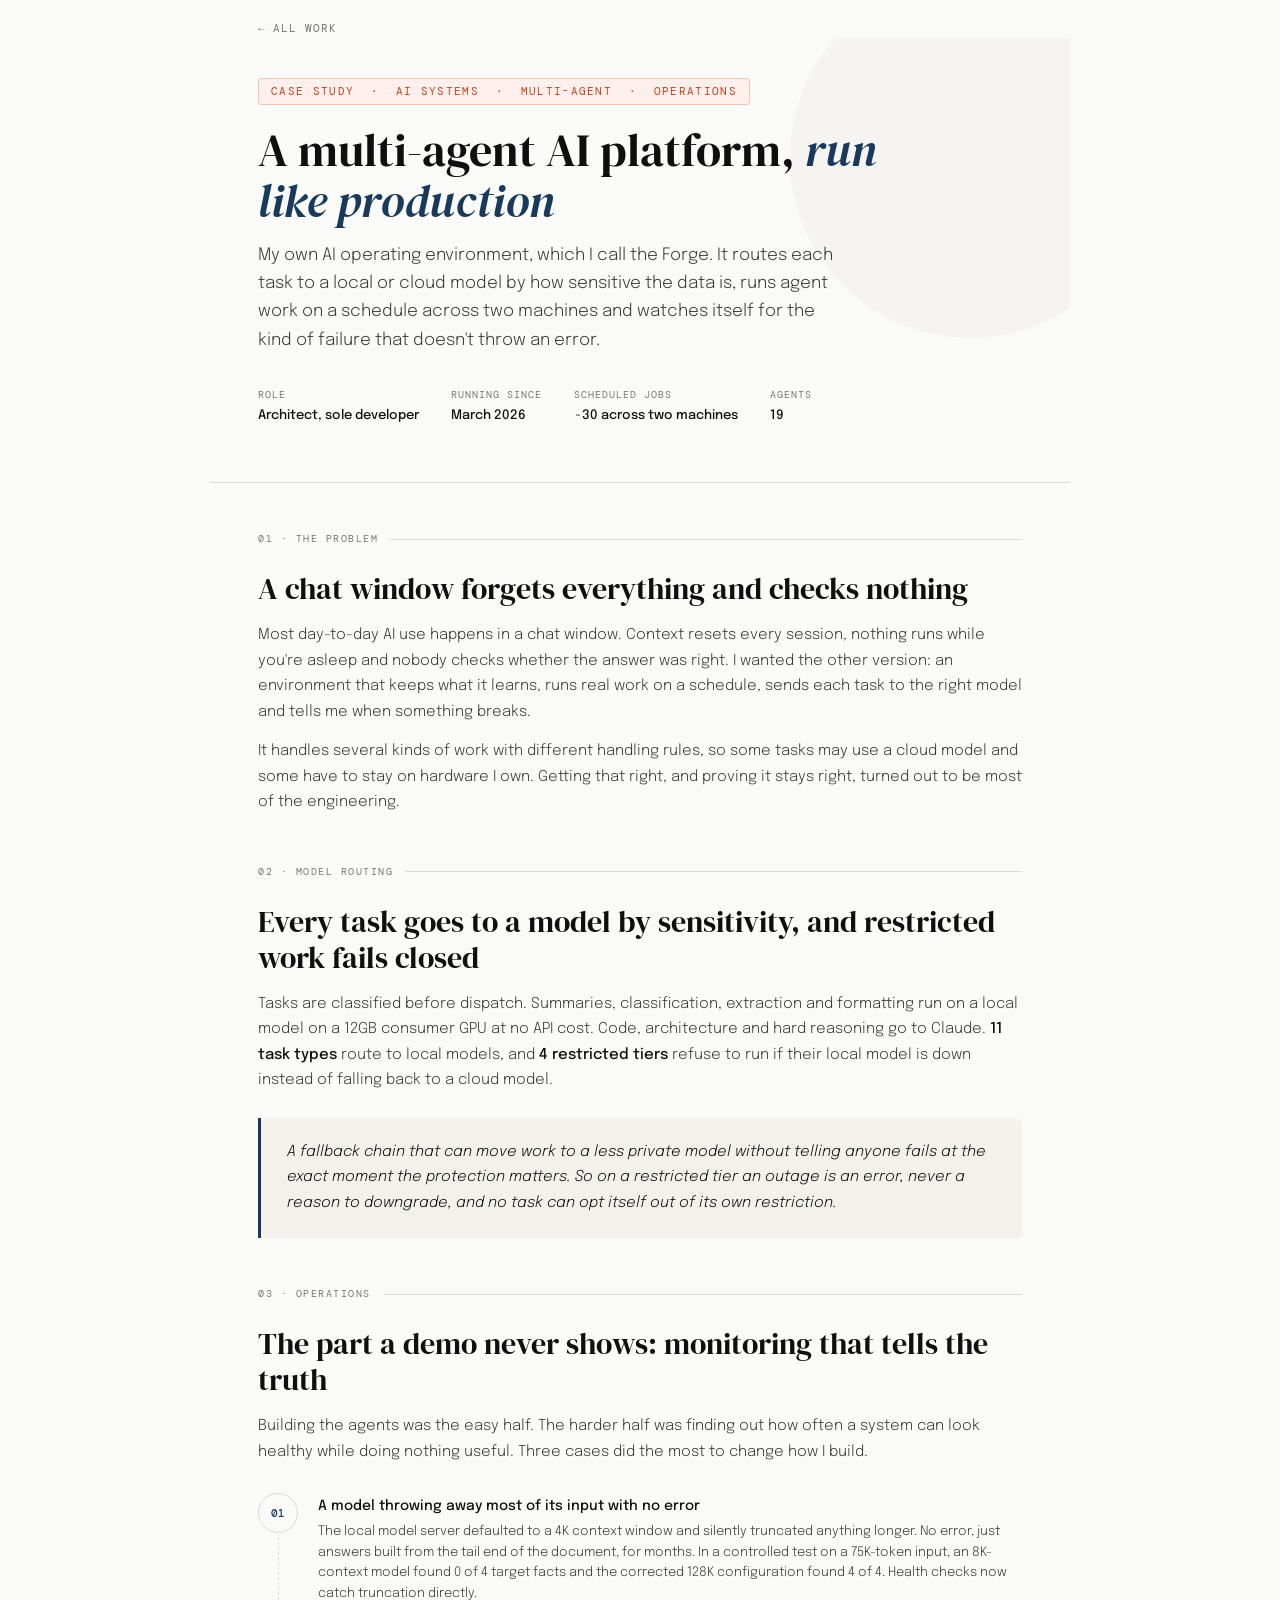
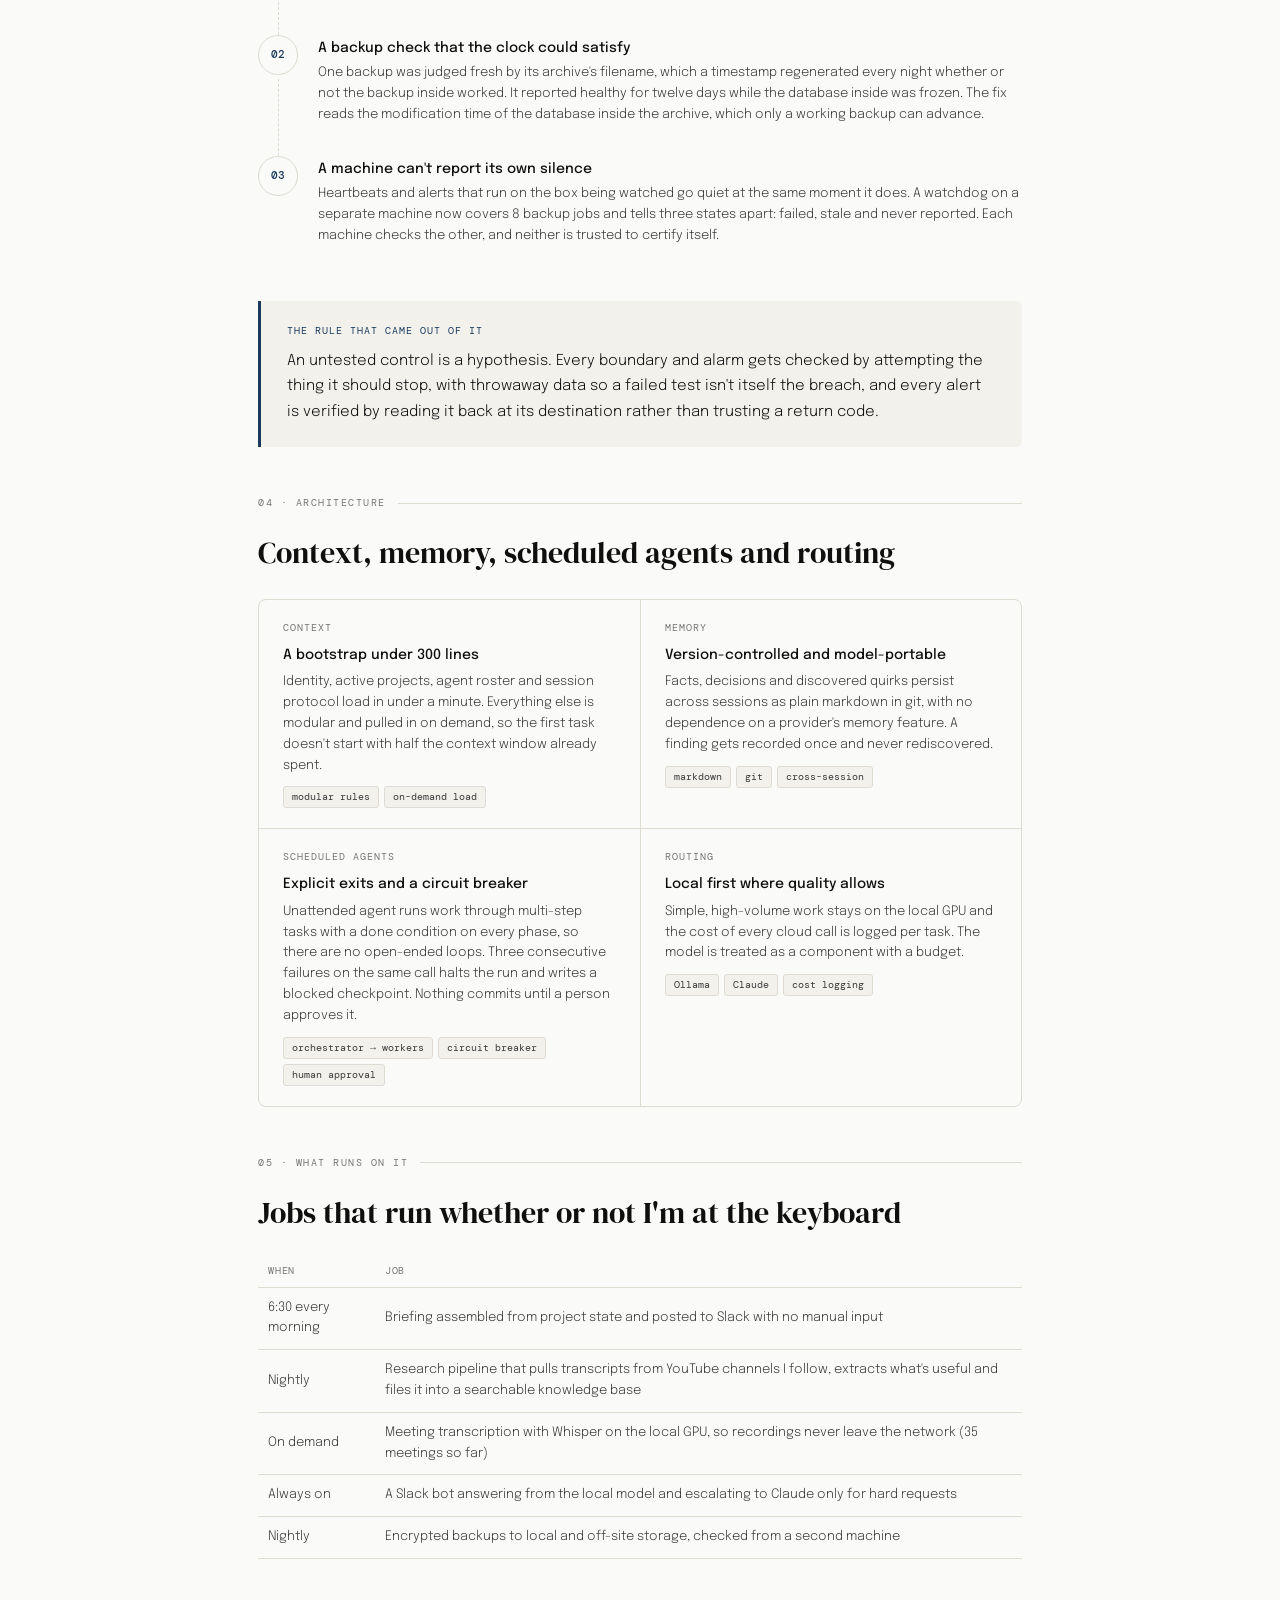
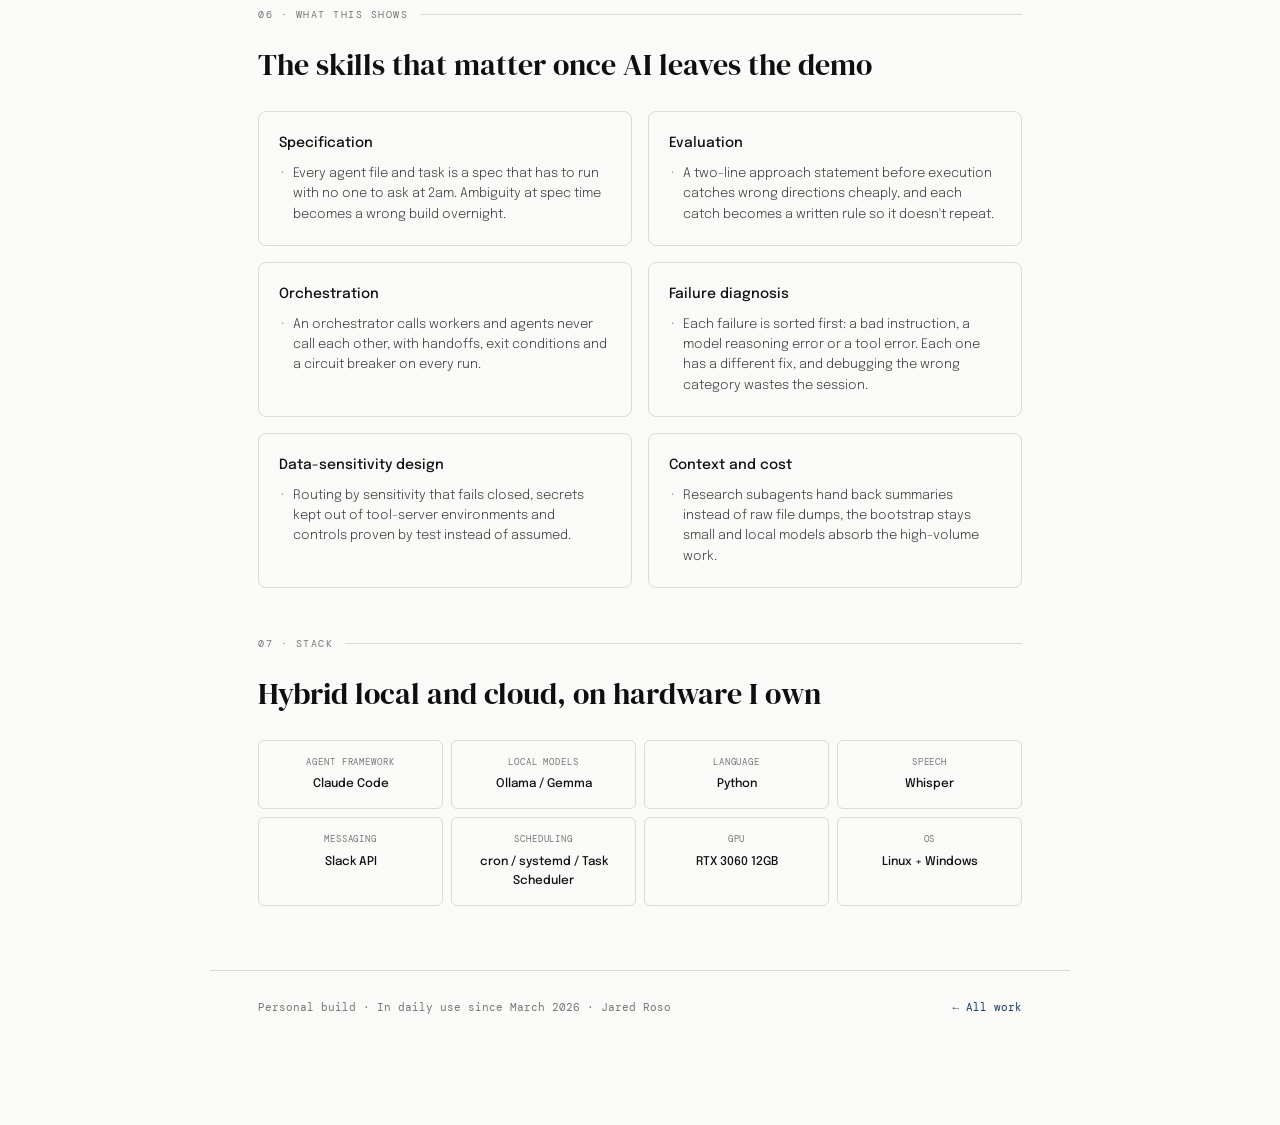
<file: multi-agent-platform/index.html>
<!DOCTYPE html>
<html lang="en">
<head>
<meta charset="UTF-8">
<meta name="viewport" content="width=device-width, initial-scale=1.0">
<title>Multi-Agent AI Platform | Jared Roso</title>
<meta name="description" content="A personal multi-agent AI platform with sensitivity-based model routing, scheduled agent runs and monitoring built to catch silent failure.">
<link rel="preconnect" href="https://fonts.googleapis.com">
<link href="https://fonts.googleapis.com/css2?family=DM+Serif+Display:ital@0;1&family=DM+Mono:wght@400;500&family=Epilogue:wght@300;400;500&display=swap" rel="stylesheet">
<link rel="stylesheet" href="../assets/site.css">
</head>
<body>
<div class="page">

  <nav class="topnav"><a href="../">&larr; All work</a></nav>

  <header class="hero">
    <div class="hero-inner">
      <span class="tag">Case study &nbsp;·&nbsp; AI systems &nbsp;·&nbsp; Multi-agent &nbsp;·&nbsp; Operations</span>
      <h1>A multi-agent AI platform, <em>run like production</em></h1>
      <p class="hero-sub">My own AI operating environment, which I call the Forge. It routes each task to a local or cloud model by how sensitive the data is, runs agent work on a schedule across two machines and watches itself for the kind of failure that doesn't throw an error.</p>
      <div class="meta-row">
        <div class="meta-item"><span class="meta-label">Role</span><span class="meta-value">Architect, sole developer</span></div>
        <div class="meta-item"><span class="meta-label">Running since</span><span class="meta-value">March 2026</span></div>
        <div class="meta-item"><span class="meta-label">Scheduled jobs</span><span class="meta-value">~30 across two machines</span></div>
        <div class="meta-item"><span class="meta-label">Agents</span><span class="meta-value">19</span></div>
      </div>
    </div>
  </header>

  <section>
    <div class="section-label">01 · The problem</div>
    <h2>A chat window forgets everything and checks nothing</h2>
    <p>Most day-to-day AI use happens in a chat window. Context resets every session, nothing runs while you're asleep and nobody checks whether the answer was right. I wanted the other version: an environment that keeps what it learns, runs real work on a schedule, sends each task to the right model and tells me when something breaks.</p>
    <p>It handles several kinds of work with different handling rules, so some tasks may use a cloud model and some have to stay on hardware I own. Getting that right, and proving it stays right, turned out to be most of the engineering.</p>
  </section>

  <section>
    <div class="section-label">02 · Model routing</div>
    <h2>Every task goes to a model by sensitivity, and restricted work fails closed</h2>
    <p>Tasks are classified before dispatch. Summaries, classification, extraction and formatting run on a local model on a 12GB consumer GPU at no API cost. Code, architecture and hard reasoning go to Claude. <strong>11 task types</strong> route to local models, and <strong>4 restricted tiers</strong> refuse to run if their local model is down instead of falling back to a cloud model.</p>
    <div class="callout">
      <p>A fallback chain that can move work to a less private model without telling anyone fails at the exact moment the protection matters. So on a restricted tier an outage is an error, never a reason to downgrade, and no task can opt itself out of its own restriction.</p>
    </div>
  </section>

  <section>
    <div class="section-label">03 · Operations</div>
    <h2>The part a demo never shows: monitoring that tells the truth</h2>
    <p>Building the agents was the easy half. The harder half was finding out how often a system can look healthy while doing nothing useful. Three cases did the most to change how I build.</p>
    <div class="steps">
      <div class="step"><div class="step-num">01</div><div class="step-body">
        <div class="step-title">A model throwing away most of its input with no error</div>
        <div class="step-desc">The local model server defaulted to a 4K context window and silently truncated anything longer. No error, just answers built from the tail end of the document, for months. In a controlled test on a 75K-token input, an 8K-context model found 0 of 4 target facts and the corrected 128K configuration found 4 of 4. Health checks now catch truncation directly.</div>
      </div></div>
      <div class="step"><div class="step-num">02</div><div class="step-body">
        <div class="step-title">A backup check that the clock could satisfy</div>
        <div class="step-desc">One backup was judged fresh by its archive's filename, which a timestamp regenerated every night whether or not the backup inside worked. It reported healthy for twelve days while the database inside was frozen. The fix reads the modification time of the database inside the archive, which only a working backup can advance.</div>
      </div></div>
      <div class="step"><div class="step-num">03</div><div class="step-body">
        <div class="step-title">A machine can't report its own silence</div>
        <div class="step-desc">Heartbeats and alerts that run on the box being watched go quiet at the same moment it does. A watchdog on a separate machine now covers 8 backup jobs and tells three states apart: failed, stale and never reported. Each machine checks the other, and neither is trusted to certify itself.</div>
      </div></div>
    </div>
    <div class="callout plain">
      <div class="callout-label">The rule that came out of it</div>
      <p>An untested control is a hypothesis. Every boundary and alarm gets checked by attempting the thing it should stop, with throwaway data so a failed test isn't itself the breach, and every alert is verified by reading it back at its destination rather than trusting a return code.</p>
    </div>
  </section>

  <section>
    <div class="section-label">04 · Architecture</div>
    <h2>Context, memory, scheduled agents and routing</h2>
    <div class="grid2">
      <div class="cell">
        <div class="cell-label">Context</div>
        <div class="cell-title">A bootstrap under 300 lines</div>
        <div class="cell-desc">Identity, active projects, agent roster and session protocol load in under a minute. Everything else is modular and pulled in on demand, so the first task doesn't start with half the context window already spent.</div>
        <div class="chips"><span class="chip">modular rules</span><span class="chip">on-demand load</span></div>
      </div>
      <div class="cell">
        <div class="cell-label">Memory</div>
        <div class="cell-title">Version-controlled and model-portable</div>
        <div class="cell-desc">Facts, decisions and discovered quirks persist across sessions as plain markdown in git, with no dependence on a provider's memory feature. A finding gets recorded once and never rediscovered.</div>
        <div class="chips"><span class="chip">markdown</span><span class="chip">git</span><span class="chip">cross-session</span></div>
      </div>
      <div class="cell">
        <div class="cell-label">Scheduled agents</div>
        <div class="cell-title">Explicit exits and a circuit breaker</div>
        <div class="cell-desc">Unattended agent runs work through multi-step tasks with a done condition on every phase, so there are no open-ended loops. Three consecutive failures on the same call halts the run and writes a blocked checkpoint. Nothing commits until a person approves it.</div>
        <div class="chips"><span class="chip">orchestrator → workers</span><span class="chip">circuit breaker</span><span class="chip">human approval</span></div>
      </div>
      <div class="cell">
        <div class="cell-label">Routing</div>
        <div class="cell-title">Local first where quality allows</div>
        <div class="cell-desc">Simple, high-volume work stays on the local GPU and the cost of every cloud call is logged per task. The model is treated as a component with a budget.</div>
        <div class="chips"><span class="chip">Ollama</span><span class="chip">Claude</span><span class="chip">cost logging</span></div>
      </div>
    </div>
  </section>

  <section>
    <div class="section-label">05 · What runs on it</div>
    <h2>Jobs that run whether or not I'm at the keyboard</h2>
    <table class="data">
      <tr><th>When</th><th>Job</th></tr>
      <tr><td>6:30 every morning</td><td>Briefing assembled from project state and posted to Slack with no manual input</td></tr>
      <tr><td>Nightly</td><td>Research pipeline that pulls transcripts from YouTube channels I follow, extracts what's useful and files it into a searchable knowledge base</td></tr>
      <tr><td>On demand</td><td>Meeting transcription with Whisper on the local GPU, so recordings never leave the network (35 meetings so far)</td></tr>
      <tr><td>Always on</td><td>A Slack bot answering from the local model and escalating to Claude only for hard requests</td></tr>
      <tr><td>Nightly</td><td>Encrypted backups to local and off-site storage, checked from a second machine</td></tr>
    </table>
  </section>

  <section>
    <div class="section-label">06 · What this shows</div>
    <h2>The skills that matter once AI leaves the demo</h2>
    <div class="cards">
      <div class="card"><h3>Specification</h3><ul class="list"><li>Every agent file and task is a spec that has to run with no one to ask at 2am. Ambiguity at spec time becomes a wrong build overnight.</li></ul></div>
      <div class="card"><h3>Evaluation</h3><ul class="list"><li>A two-line approach statement before execution catches wrong directions cheaply, and each catch becomes a written rule so it doesn't repeat.</li></ul></div>
      <div class="card"><h3>Orchestration</h3><ul class="list"><li>An orchestrator calls workers and agents never call each other, with handoffs, exit conditions and a circuit breaker on every run.</li></ul></div>
      <div class="card"><h3>Failure diagnosis</h3><ul class="list"><li>Each failure is sorted first: a bad instruction, a model reasoning error or a tool error. Each one has a different fix, and debugging the wrong category wastes the session.</li></ul></div>
      <div class="card"><h3>Data-sensitivity design</h3><ul class="list"><li>Routing by sensitivity that fails closed, secrets kept out of tool-server environments and controls proven by test instead of assumed.</li></ul></div>
      <div class="card"><h3>Context and cost</h3><ul class="list"><li>Research subagents hand back summaries instead of raw file dumps, the bootstrap stays small and local models absorb the high-volume work.</li></ul></div>
    </div>
  </section>

  <section>
    <div class="section-label">07 · Stack</div>
    <h2>Hybrid local and cloud, on hardware I own</h2>
    <div class="stack">
      <div class="stack-item"><div class="stack-cat">Agent framework</div><div class="stack-name">Claude Code</div></div>
      <div class="stack-item"><div class="stack-cat">Local models</div><div class="stack-name">Ollama / Gemma</div></div>
      <div class="stack-item"><div class="stack-cat">Language</div><div class="stack-name">Python</div></div>
      <div class="stack-item"><div class="stack-cat">Speech</div><div class="stack-name">Whisper</div></div>
      <div class="stack-item"><div class="stack-cat">Messaging</div><div class="stack-name">Slack API</div></div>
      <div class="stack-item"><div class="stack-cat">Scheduling</div><div class="stack-name">cron / systemd / Task Scheduler</div></div>
      <div class="stack-item"><div class="stack-cat">GPU</div><div class="stack-name">RTX 3060 12GB</div></div>
      <div class="stack-item"><div class="stack-cat">OS</div><div class="stack-name">Linux + Windows</div></div>
    </div>
  </section>

  <footer class="footer">
    <span class="footer-note">Personal build · In daily use since March 2026 · Jared Roso</span>
    <a href="../">&larr; All work</a>
  </footer>

</div>
</body>
</html>
</file>
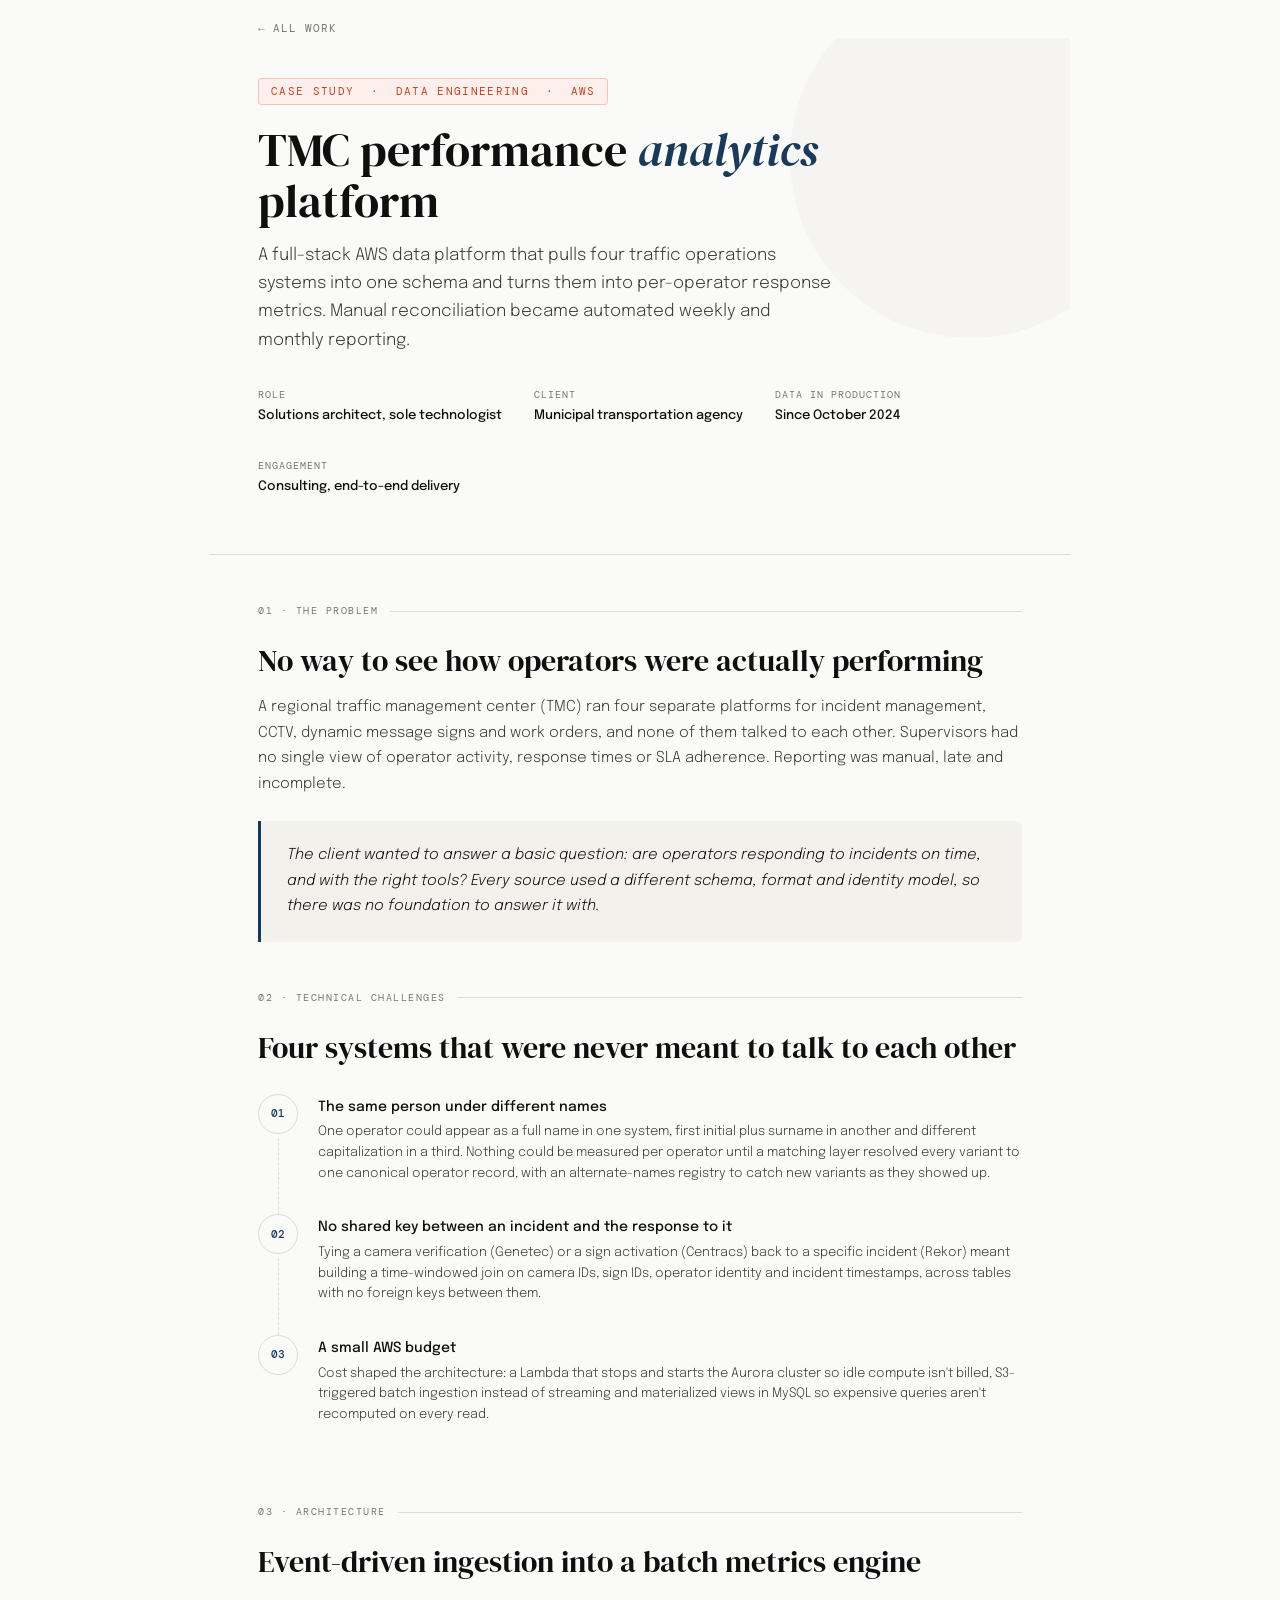
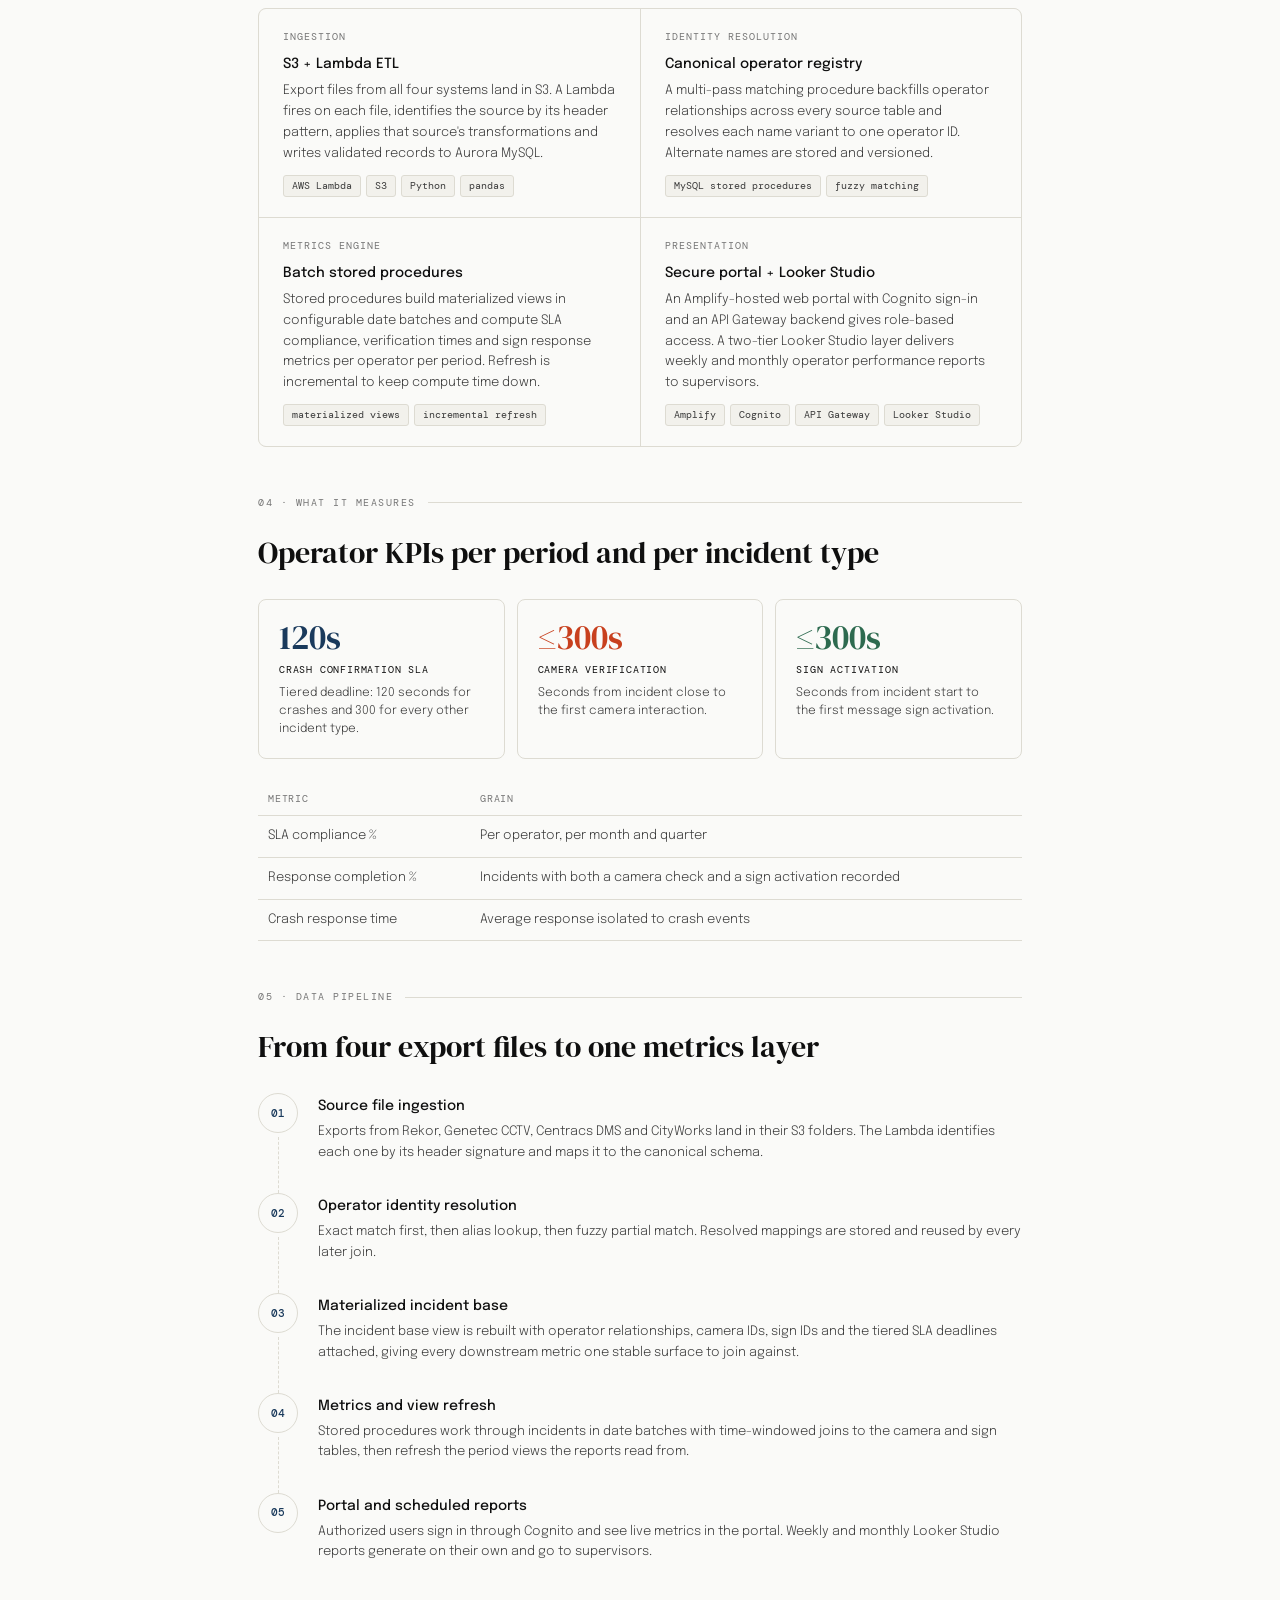
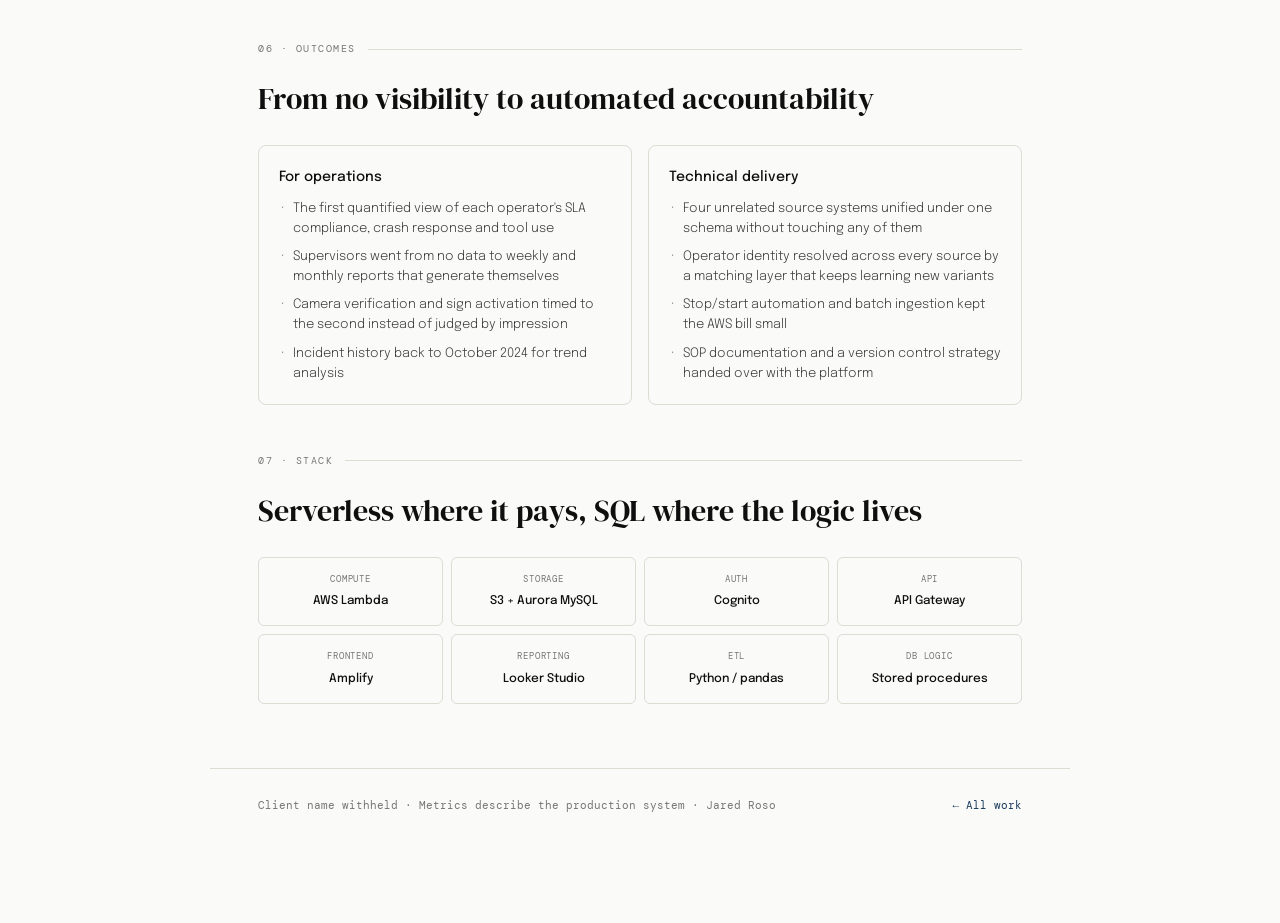
<file: tmc-performance-analytics/index.html>
<!DOCTYPE html>
<html lang="en">
<head>
<meta charset="UTF-8">
<meta name="viewport" content="width=device-width, initial-scale=1.0">
<title>TMC Performance Analytics | Jared Roso</title>
<meta name="description" content="A serverless AWS data platform that unified four traffic operations systems into per-operator performance metrics.">
<link rel="preconnect" href="https://fonts.googleapis.com">
<link href="https://fonts.googleapis.com/css2?family=DM+Serif+Display:ital@0;1&family=DM+Mono:wght@400;500&family=Epilogue:wght@300;400;500&display=swap" rel="stylesheet">
<link rel="stylesheet" href="../assets/site.css">
</head>
<body>
<div class="page">

  <nav class="topnav"><a href="../">&larr; All work</a></nav>

  <header class="hero">
    <div class="hero-inner">
      <span class="tag">Case study &nbsp;·&nbsp; Data engineering &nbsp;·&nbsp; AWS</span>
      <h1>TMC performance <em>analytics</em> platform</h1>
      <p class="hero-sub">A full-stack AWS data platform that pulls four traffic operations systems into one schema and turns them into per-operator response metrics. Manual reconciliation became automated weekly and monthly reporting.</p>
      <div class="meta-row">
        <div class="meta-item"><span class="meta-label">Role</span><span class="meta-value">Solutions architect, sole technologist</span></div>
        <div class="meta-item"><span class="meta-label">Client</span><span class="meta-value">Municipal transportation agency</span></div>
        <div class="meta-item"><span class="meta-label">Data in production</span><span class="meta-value">Since October 2024</span></div>
        <div class="meta-item"><span class="meta-label">Engagement</span><span class="meta-value">Consulting, end-to-end delivery</span></div>
      </div>
    </div>
  </header>

  <section>
    <div class="section-label">01 · The problem</div>
    <h2>No way to see how operators were actually performing</h2>
    <p>A regional traffic management center (TMC) ran four separate platforms for incident management, CCTV, dynamic message signs and work orders, and none of them talked to each other. Supervisors had no single view of operator activity, response times or SLA adherence. Reporting was manual, late and incomplete.</p>
    <div class="callout">
      <p>The client wanted to answer a basic question: are operators responding to incidents on time, and with the right tools? Every source used a different schema, format and identity model, so there was no foundation to answer it with.</p>
    </div>
  </section>

  <section>
    <div class="section-label">02 · Technical challenges</div>
    <h2>Four systems that were never meant to talk to each other</h2>
    <div class="steps">
      <div class="step"><div class="step-num">01</div><div class="step-body">
        <div class="step-title">The same person under different names</div>
        <div class="step-desc">One operator could appear as a full name in one system, first initial plus surname in another and different capitalization in a third. Nothing could be measured per operator until a matching layer resolved every variant to one canonical operator record, with an alternate-names registry to catch new variants as they showed up.</div>
      </div></div>
      <div class="step"><div class="step-num">02</div><div class="step-body">
        <div class="step-title">No shared key between an incident and the response to it</div>
        <div class="step-desc">Tying a camera verification (Genetec) or a sign activation (Centracs) back to a specific incident (Rekor) meant building a time-windowed join on camera IDs, sign IDs, operator identity and incident timestamps, across tables with no foreign keys between them.</div>
      </div></div>
      <div class="step"><div class="step-num">03</div><div class="step-body">
        <div class="step-title">A small AWS budget</div>
        <div class="step-desc">Cost shaped the architecture: a Lambda that stops and starts the Aurora cluster so idle compute isn't billed, S3-triggered batch ingestion instead of streaming and materialized views in MySQL so expensive queries aren't recomputed on every read.</div>
      </div></div>
    </div>
  </section>

  <section>
    <div class="section-label">03 · Architecture</div>
    <h2>Event-driven ingestion into a batch metrics engine</h2>
    <div class="grid2">
      <div class="cell">
        <div class="cell-label">Ingestion</div>
        <div class="cell-title">S3 + Lambda ETL</div>
        <div class="cell-desc">Export files from all four systems land in S3. A Lambda fires on each file, identifies the source by its header pattern, applies that source's transformations and writes validated records to Aurora MySQL.</div>
        <div class="chips"><span class="chip">AWS Lambda</span><span class="chip">S3</span><span class="chip">Python</span><span class="chip">pandas</span></div>
      </div>
      <div class="cell">
        <div class="cell-label">Identity resolution</div>
        <div class="cell-title">Canonical operator registry</div>
        <div class="cell-desc">A multi-pass matching procedure backfills operator relationships across every source table and resolves each name variant to one operator ID. Alternate names are stored and versioned.</div>
        <div class="chips"><span class="chip">MySQL stored procedures</span><span class="chip">fuzzy matching</span></div>
      </div>
      <div class="cell">
        <div class="cell-label">Metrics engine</div>
        <div class="cell-title">Batch stored procedures</div>
        <div class="cell-desc">Stored procedures build materialized views in configurable date batches and compute SLA compliance, verification times and sign response metrics per operator per period. Refresh is incremental to keep compute time down.</div>
        <div class="chips"><span class="chip">materialized views</span><span class="chip">incremental refresh</span></div>
      </div>
      <div class="cell">
        <div class="cell-label">Presentation</div>
        <div class="cell-title">Secure portal + Looker Studio</div>
        <div class="cell-desc">An Amplify-hosted web portal with Cognito sign-in and an API Gateway backend gives role-based access. A two-tier Looker Studio layer delivers weekly and monthly operator performance reports to supervisors.</div>
        <div class="chips"><span class="chip">Amplify</span><span class="chip">Cognito</span><span class="chip">API Gateway</span><span class="chip">Looker Studio</span></div>
      </div>
    </div>
  </section>

  <section>
    <div class="section-label">04 · What it measures</div>
    <h2>Operator KPIs per period and per incident type</h2>
    <div class="kpis">
      <div class="kpi"><div class="kpi-num">120s</div><div class="kpi-label">Crash confirmation SLA</div><div class="kpi-desc">Tiered deadline: 120 seconds for crashes and 300 for every other incident type.</div></div>
      <div class="kpi"><div class="kpi-num">≤300s</div><div class="kpi-label">Camera verification</div><div class="kpi-desc">Seconds from incident close to the first camera interaction.</div></div>
      <div class="kpi"><div class="kpi-num">≤300s</div><div class="kpi-label">Sign activation</div><div class="kpi-desc">Seconds from incident start to the first message sign activation.</div></div>
    </div>
    <table class="data">
      <tr><th>Metric</th><th>Grain</th></tr>
      <tr><td>SLA compliance %</td><td>Per operator, per month and quarter</td></tr>
      <tr><td>Response completion %</td><td>Incidents with both a camera check and a sign activation recorded</td></tr>
      <tr><td>Crash response time</td><td>Average response isolated to crash events</td></tr>
    </table>
  </section>

  <section>
    <div class="section-label">05 · Data pipeline</div>
    <h2>From four export files to one metrics layer</h2>
    <div class="steps">
      <div class="step"><div class="step-num">01</div><div class="step-body">
        <div class="step-title">Source file ingestion</div>
        <div class="step-desc">Exports from Rekor, Genetec CCTV, Centracs DMS and CityWorks land in their S3 folders. The Lambda identifies each one by its header signature and maps it to the canonical schema.</div>
      </div></div>
      <div class="step"><div class="step-num">02</div><div class="step-body">
        <div class="step-title">Operator identity resolution</div>
        <div class="step-desc">Exact match first, then alias lookup, then fuzzy partial match. Resolved mappings are stored and reused by every later join.</div>
      </div></div>
      <div class="step"><div class="step-num">03</div><div class="step-body">
        <div class="step-title">Materialized incident base</div>
        <div class="step-desc">The incident base view is rebuilt with operator relationships, camera IDs, sign IDs and the tiered SLA deadlines attached, giving every downstream metric one stable surface to join against.</div>
      </div></div>
      <div class="step"><div class="step-num">04</div><div class="step-body">
        <div class="step-title">Metrics and view refresh</div>
        <div class="step-desc">Stored procedures work through incidents in date batches with time-windowed joins to the camera and sign tables, then refresh the period views the reports read from.</div>
      </div></div>
      <div class="step"><div class="step-num">05</div><div class="step-body">
        <div class="step-title">Portal and scheduled reports</div>
        <div class="step-desc">Authorized users sign in through Cognito and see live metrics in the portal. Weekly and monthly Looker Studio reports generate on their own and go to supervisors.</div>
      </div></div>
    </div>
  </section>

  <section>
    <div class="section-label">06 · Outcomes</div>
    <h2>From no visibility to automated accountability</h2>
    <div class="cards">
      <div class="card">
        <h3>For operations</h3>
        <ul class="list">
          <li>The first quantified view of each operator's SLA compliance, crash response and tool use</li>
          <li>Supervisors went from no data to weekly and monthly reports that generate themselves</li>
          <li>Camera verification and sign activation timed to the second instead of judged by impression</li>
          <li>Incident history back to October 2024 for trend analysis</li>
        </ul>
      </div>
      <div class="card">
        <h3>Technical delivery</h3>
        <ul class="list">
          <li>Four unrelated source systems unified under one schema without touching any of them</li>
          <li>Operator identity resolved across every source by a matching layer that keeps learning new variants</li>
          <li>Stop/start automation and batch ingestion kept the AWS bill small</li>
          <li>SOP documentation and a version control strategy handed over with the platform</li>
        </ul>
      </div>
    </div>
  </section>

  <section>
    <div class="section-label">07 · Stack</div>
    <h2>Serverless where it pays, SQL where the logic lives</h2>
    <div class="stack">
      <div class="stack-item"><div class="stack-cat">Compute</div><div class="stack-name">AWS Lambda</div></div>
      <div class="stack-item"><div class="stack-cat">Storage</div><div class="stack-name">S3 + Aurora MySQL</div></div>
      <div class="stack-item"><div class="stack-cat">Auth</div><div class="stack-name">Cognito</div></div>
      <div class="stack-item"><div class="stack-cat">API</div><div class="stack-name">API Gateway</div></div>
      <div class="stack-item"><div class="stack-cat">Frontend</div><div class="stack-name">Amplify</div></div>
      <div class="stack-item"><div class="stack-cat">Reporting</div><div class="stack-name">Looker Studio</div></div>
      <div class="stack-item"><div class="stack-cat">ETL</div><div class="stack-name">Python / pandas</div></div>
      <div class="stack-item"><div class="stack-cat">DB logic</div><div class="stack-name">Stored procedures</div></div>
    </div>
  </section>

  <footer class="footer">
    <span class="footer-note">Client name withheld · Metrics describe the production system · Jared Roso</span>
    <a href="../">&larr; All work</a>
  </footer>

</div>
</body>
</html>
</file>
<file: assets/site.css>
*{margin:0;padding:0;box-sizing:border-box}
:root{
  --ink:#0f0f0f;--ink2:#3a3a3a;--ink3:#767676;
  --surface:#fafaf8;--surface2:#f2f1ec;--surface3:#e8e6de;
  --accent:#1a3a5c;--accent2:#c8401e;--accent3:#2d6a4f;
  --tag-bg:#fdf0ec;--tag-border:#f5c4b3;
  --border:#dddbd2;--mono:'DM Mono',monospace;
  --serif:'DM Serif Display',serif;--sans:'Epilogue',sans-serif;
}
@media (prefers-color-scheme:dark){
  :root{
    --ink:#f1efe8;--ink2:#cfccc2;--ink3:#9a978d;
    --surface:#16181b;--surface2:#1f2226;--surface3:#2a2e33;
    --accent:#8db4dc;--accent2:#f08a6a;--accent3:#7cc49c;
    --tag-bg:#2b1f1b;--tag-border:#5a3426;
    --border:#33373d;
  }
}
html{-webkit-text-size-adjust:100%}
body{font-family:var(--sans);background:var(--surface);color:var(--ink);line-height:1.6;font-size:15px}
a{color:var(--accent)}
.page{max-width:860px;margin:0 auto;padding:0 0 80px}

.topnav{padding:20px 48px 0;font-family:var(--mono);font-size:11px;letter-spacing:.08em;text-transform:uppercase}
.topnav a{text-decoration:none;color:var(--ink3)}
.topnav a:hover{color:var(--accent)}

.hero{padding:40px 48px 56px;border-bottom:1px solid var(--border);position:relative;overflow:hidden}
.hero::before{content:'';position:absolute;top:-60px;right:-80px;width:360px;height:360px;border-radius:50%;background:var(--surface2);opacity:.6}
.hero-inner{position:relative}
.tag{display:inline-block;font-family:var(--mono);font-size:11px;letter-spacing:.12em;text-transform:uppercase;color:var(--accent2);background:var(--tag-bg);border:1px solid var(--tag-border);padding:4px 12px;border-radius:3px;margin-bottom:20px}
.hero h1{font-family:var(--serif);font-weight:400;font-size:46px;line-height:1.1;margin-bottom:16px;max-width:640px}
.hero h1 em{font-style:italic;color:var(--accent)}
.hero-sub{font-size:17px;color:var(--ink2);max-width:580px;line-height:1.65;margin-bottom:32px;font-weight:300}
.meta-row{display:flex;gap:32px;flex-wrap:wrap}
.meta-item{display:flex;flex-direction:column;gap:3px}
.meta-label{font-family:var(--mono);font-size:10px;letter-spacing:.1em;text-transform:uppercase;color:var(--ink3)}
.meta-value{font-size:13px;font-weight:500}

section{padding:48px 48px 0}
.section-label{font-family:var(--mono);font-size:10px;letter-spacing:.15em;text-transform:uppercase;color:var(--ink3);margin-bottom:24px;display:flex;align-items:center;gap:12px}
.section-label::after{content:'';flex:1;height:1px;background:var(--border)}
h2{font-family:var(--serif);font-weight:400;font-size:30px;margin-bottom:16px;line-height:1.2}
h3{font-size:14px;font-weight:500;margin-bottom:10px}
p{color:var(--ink2);margin-bottom:14px;font-weight:300;line-height:1.7}
p:last-child{margin-bottom:0}
strong{font-weight:500;color:var(--ink)}

.callout{background:var(--surface2);border-left:3px solid var(--accent);padding:22px 26px;border-radius:0 6px 6px 0;margin-top:24px}
.callout p{color:var(--ink);font-style:italic}
.callout-label{font-family:var(--mono);font-size:10px;letter-spacing:.1em;text-transform:uppercase;color:var(--accent);margin-bottom:10px;font-style:normal}
.callout.plain p{font-style:normal}

.grid2{display:grid;grid-template-columns:1fr 1fr;gap:1px;background:var(--border);border:1px solid var(--border);border-radius:8px;overflow:hidden;margin-top:28px}
.cell{background:var(--surface);padding:20px 24px}
.cell-label{font-family:var(--mono);font-size:10px;letter-spacing:.1em;text-transform:uppercase;color:var(--ink3);margin-bottom:8px}
.cell-title{font-size:14px;font-weight:500;margin-bottom:6px}
.cell-desc{font-size:13px;color:var(--ink2);font-weight:300;line-height:1.6}
.cell-stat{font-family:var(--mono);font-size:11px;color:var(--accent);margin-top:12px}
.chips{display:flex;flex-wrap:wrap;gap:5px;margin-top:10px}
.chip{font-family:var(--mono);font-size:10px;background:var(--surface2);border:1px solid var(--border);padding:2px 8px;border-radius:3px;color:var(--ink2)}

.steps{margin-top:28px}
.step{display:grid;grid-template-columns:48px 1fr;position:relative}
.step:not(:last-child)::before{content:'';border-left:1px dashed var(--border);position:absolute;left:20px;top:44px;bottom:0}
.step-num{width:40px;height:40px;border-radius:50%;border:1px solid var(--border);background:var(--surface);display:flex;align-items:center;justify-content:center;font-family:var(--mono);font-size:11px;font-weight:500;color:var(--accent);position:relative}
.step-body{padding:2px 0 30px 12px}
.step-title{font-size:14px;font-weight:500;margin-bottom:4px}
.step-desc{font-size:13px;color:var(--ink2);font-weight:300;line-height:1.6}

.kpis{display:grid;grid-template-columns:repeat(3,1fr);gap:12px;margin-top:28px}
.kpis.four{grid-template-columns:repeat(4,1fr)}
.kpi{border:1px solid var(--border);border-radius:8px;padding:20px;background:var(--surface)}
.kpi-num{font-family:var(--serif);font-size:34px;line-height:1;color:var(--accent);margin-bottom:8px}
.kpi:nth-child(3n+2) .kpi-num{color:var(--accent2)}
.kpi:nth-child(3n+3) .kpi-num{color:var(--accent3)}
.kpi-label{font-family:var(--mono);font-size:10px;letter-spacing:.08em;text-transform:uppercase;color:var(--ink);margin-bottom:6px}
.kpi-desc{font-size:12px;color:var(--ink2);font-weight:300;line-height:1.5}

.cards{display:grid;grid-template-columns:1fr 1fr;gap:16px;margin-top:28px}
.card{border:1px solid var(--border);border-radius:8px;padding:20px;background:var(--surface)}
.list{list-style:none;display:flex;flex-direction:column;gap:8px}
.list li{font-size:13px;color:var(--ink2);font-weight:300;padding-left:14px;position:relative;line-height:1.55}
.list li::before{content:'·';position:absolute;left:2px;color:var(--ink3)}

table.data{width:100%;border-collapse:collapse;margin-top:24px;font-size:13px}
table.data th{font-family:var(--mono);font-size:10px;letter-spacing:.08em;text-transform:uppercase;color:var(--ink3);text-align:left;font-weight:400;padding:8px 10px;border-bottom:1px solid var(--border)}
table.data td{padding:10px;border-bottom:1px solid var(--border);color:var(--ink2);font-weight:300}
table.data td.num{font-family:var(--mono);color:var(--ink);text-align:right;white-space:nowrap}
table.data th.num{text-align:right}

.stack{display:grid;grid-template-columns:repeat(4,1fr);gap:8px;margin-top:28px}
.stack-item{border:1px solid var(--border);border-radius:6px;padding:14px;background:var(--surface);text-align:center}
.stack-cat{font-family:var(--mono);font-size:9px;letter-spacing:.1em;text-transform:uppercase;color:var(--ink3);margin-bottom:6px}
.stack-name{font-size:12px;font-weight:500}

.footer{margin-top:64px;padding:28px 48px;border-top:1px solid var(--border);display:flex;align-items:center;justify-content:space-between;gap:16px;flex-wrap:wrap}
.footer-note{font-family:var(--mono);font-size:11px;color:var(--ink3)}
.footer a{font-family:var(--mono);font-size:11px;text-decoration:none}

/* index */
.work{display:flex;flex-direction:column;gap:16px;margin-top:28px}
.work-card{display:block;text-decoration:none;color:inherit;border:1px solid var(--border);border-radius:10px;padding:24px 26px;background:var(--surface);transition:border-color .15s,transform .15s}
.work-card:hover{border-color:var(--accent);transform:translateY(-1px)}
.work-top{display:flex;justify-content:space-between;gap:16px;align-items:baseline;flex-wrap:wrap;margin-bottom:8px}
.work-num{font-family:var(--mono);font-size:11px;color:var(--ink3)}
.work-kind{font-family:var(--mono);font-size:10px;letter-spacing:.1em;text-transform:uppercase;color:var(--accent2)}
.work-title{font-family:var(--serif);font-size:24px;line-height:1.2;margin-bottom:8px}
.work-desc{font-size:14px;color:var(--ink2);font-weight:300;line-height:1.6;margin-bottom:14px}
.work-foot{display:flex;justify-content:space-between;gap:12px;align-items:center;flex-wrap:wrap}
.work-metric{font-family:var(--mono);font-size:12px;color:var(--accent)}

@media(max-width:640px){
  .topnav{padding:16px 16px 0}
  .hero{padding:28px 16px 40px}
  section{padding:40px 16px 0}
  .hero h1{font-size:32px}
  h2{font-size:25px}
  .grid2,.cards{grid-template-columns:1fr}
  .kpis,.kpis.four{grid-template-columns:1fr 1fr}
  .stack{grid-template-columns:repeat(2,1fr)}
  .footer{padding:28px 16px}
  .work-card{padding:20px 18px}
  table.data{font-size:12px}
  table.data td,table.data th{padding:8px 6px}
}
</file>
